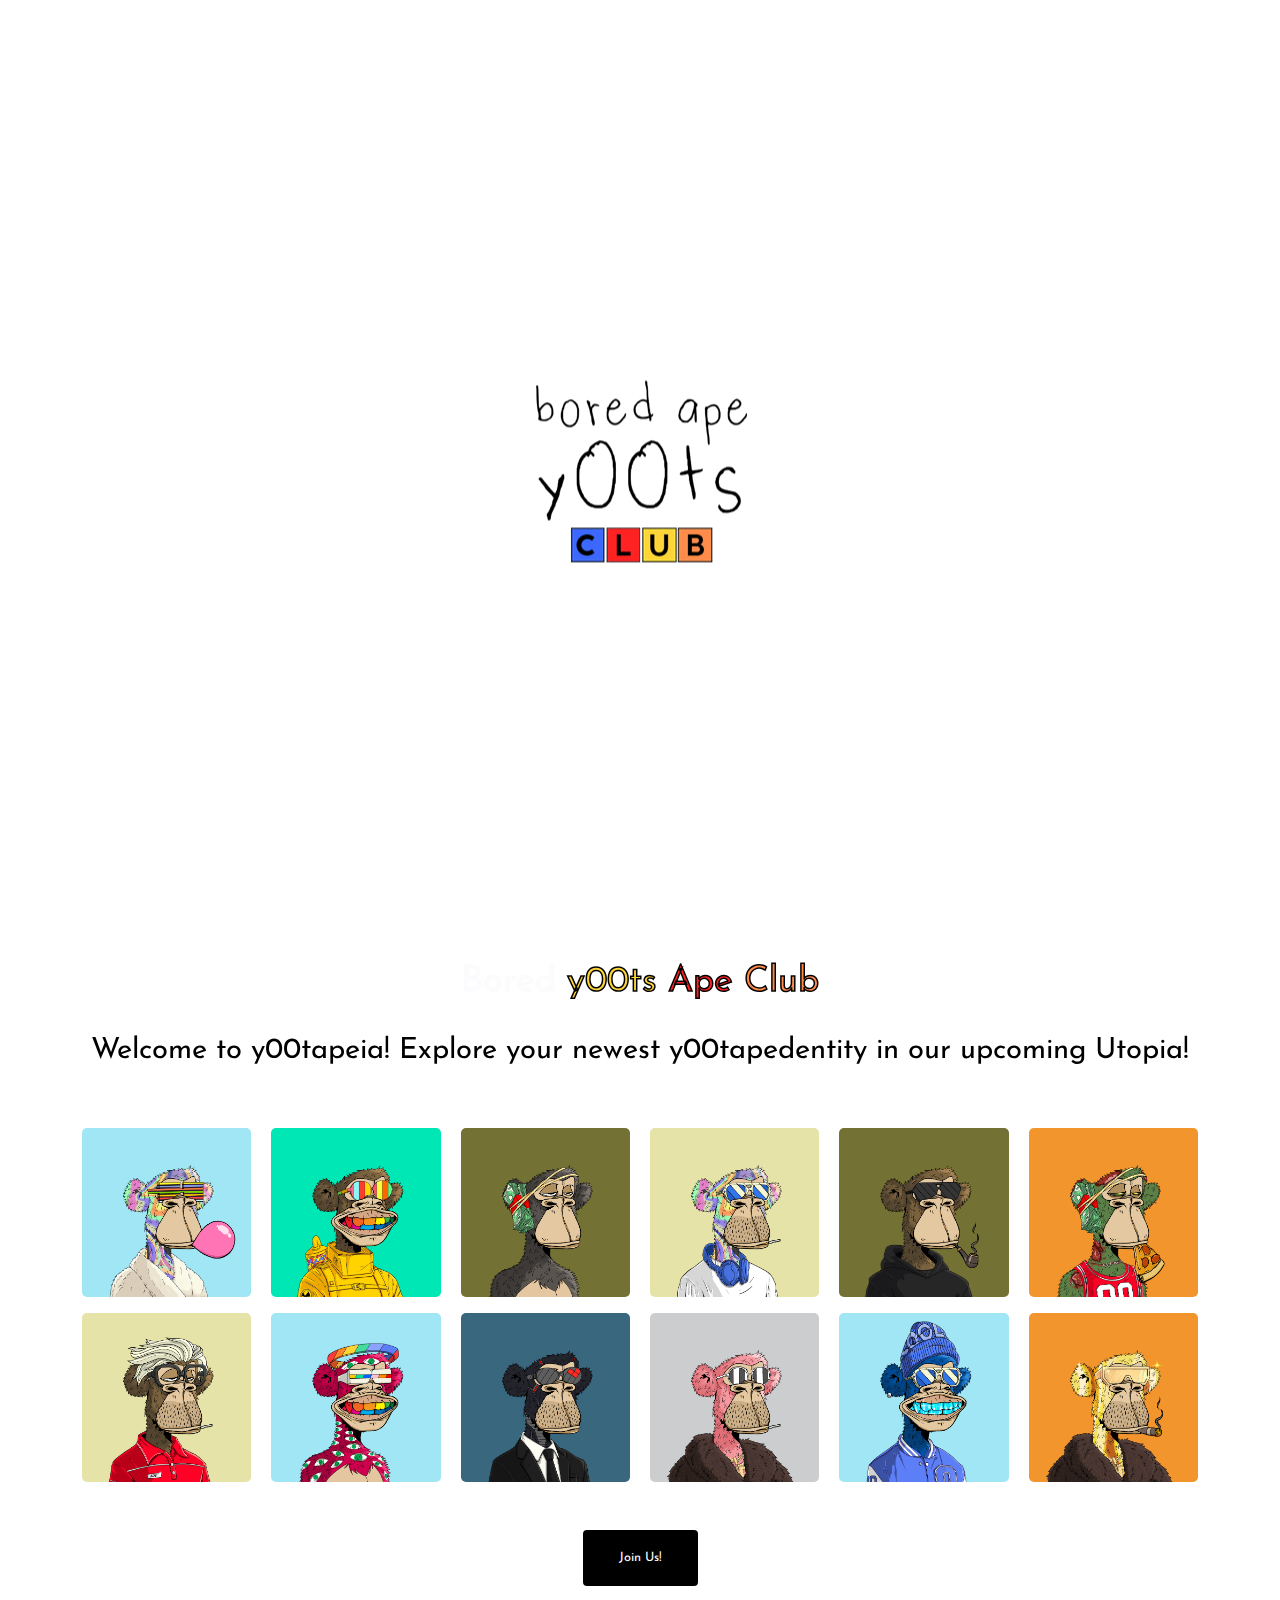
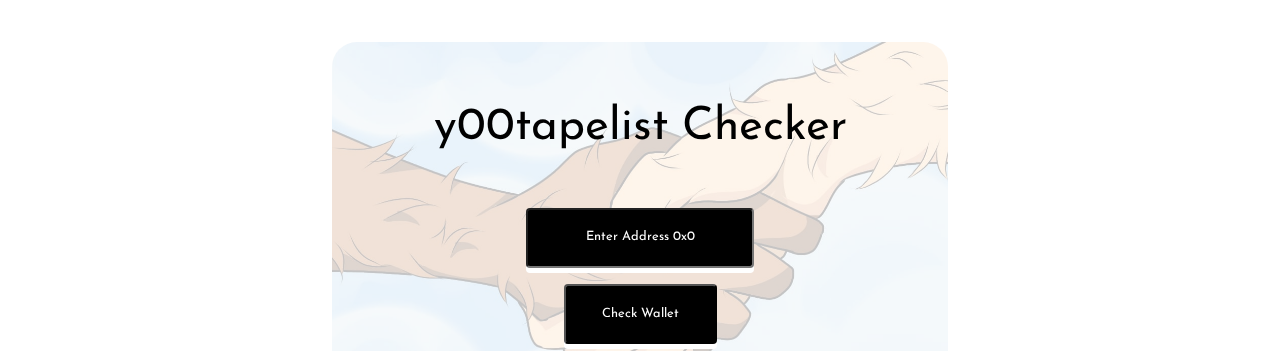
<file: index.html>
<html xmlns="http://www.w3.org/1999/xhtml" lang="en">

<head>
	<meta http-equiv="Content-Type" content="text/html; charset=utf-8" />
	<meta name="description" content="HTTrack is an easy-to-use website mirror utility. It allows you to download a World Wide website from the Internet to a local directory,building recursively all structures, getting html, images, and other files from the server to your computer. Links are rebuiltrelatively so that you can freely browse to the local site (works with any browser). You can mirror several sites together so that you can jump from one toanother. You can, also, update an existing mirror site, or resume an interrupted download. The robot is fully configurable, with an integrated help" />
	<meta name="keywords" content="httrack, HTTRACK, HTTrack, winhttrack, WINHTTRACK, WinHTTrack, offline browser, web mirror utility, aspirateur web, surf offline, web capture, www mirror utility, browse offline, local  site builder, website mirroring, aspirateur www, internet grabber, capture de site web, internet tool, hors connexion, unix, dos, windows 95, windows 98, solaris, ibm580, AIX 4.0, HTS, HTGet, web aspirator, web aspirateur, libre, GPL, GNU, free software" />
	<title>Local index - HTTrack Website Copier</title>
  <!-- Mirror and index made by HTTrack Website Copier/3.49-2 [XR&CO'2014] -->
	<style type="text/css">
	<!--

body {
	margin: 0;  padding: 0;  margin-bottom: 15px;  margin-top: 8px;
	background: #77b;
}
body, td {
	font: 14px "Trebuchet MS", Verdana, Arial, Helvetica, sans-serif;
	}

#subTitle {
	background: #000;  color: #fff;  padding: 4px;  font-weight: bold; 
	}

#siteNavigation a, #siteNavigation .current {
	font-weight: bold;  color: #448;
	}
#siteNavigation a:link    { text-decoration: none; }
#siteNavigation a:visited { text-decoration: none; }

#siteNavigation .current { background-color: #ccd; }

#siteNavigation a:hover   { text-decoration: none;  background-color: #fff;  color: #000; }
#siteNavigation a:active  { text-decoration: none;  background-color: #ccc; }


a:link    { text-decoration: underline;  color: #00f; }
a:visited { text-decoration: underline;  color: #000; }
a:hover   { text-decoration: underline;  color: #c00; }
a:active  { text-decoration: underline; }

#pageContent {
	clear: both;
	border-bottom: 6px solid #000;
	padding: 10px;  padding-top: 20px;
	line-height: 1.65em;
	background-image: url(backblue.gif);
	background-repeat: no-repeat;
	background-position: top right;
	}

#pageContent, #siteNavigation {
	background-color: #ccd;
	}


.imgLeft  { float: left;   margin-right: 10px;  margin-bottom: 10px; }
.imgRight { float: right;  margin-left: 10px;   margin-bottom: 10px; }

hr { height: 1px;  color: #000;  background-color: #000;  margin-bottom: 15px; }

h1 { margin: 0;  font-weight: bold;  font-size: 2em; }
h2 { margin: 0;  font-weight: bold;  font-size: 1.6em; }
h3 { margin: 0;  font-weight: bold;  font-size: 1.3em; }
h4 { margin: 0;  font-weight: bold;  font-size: 1.18em; }

.blak { background-color: #000; }
.hide { display: none; }
.tableWidth { min-width: 400px; }

.tblRegular       { border-collapse: collapse; }
.tblRegular td    { padding: 6px;  background-image: url(fade.gif);  border: 2px solid #99c; }
.tblHeaderColor, .tblHeaderColor td { background: #99c; }
.tblNoBorder td   { border: 0; }


// -->
</style>

</head>

<table width="76%" border="0" align="center" cellspacing="0" cellpadding="3" class="tableWidth">
	<tr>
	<td id="subTitle">HTTrack Website Copier - Open Source offline browser</td>
	</tr>
</table>
<table width="76%" border="0" align="center" cellspacing="0" cellpadding="0" class="tableWidth">
<tr class="blak">
<td>
	<table width="100%" border="0" align="center" cellspacing="1" cellpadding="0">
	<tr>
	<td colspan="6"> 
		<table width="100%" border="0" align="center" cellspacing="0" cellpadding="10">
		<tr> 
		<td id="pageContent"> 
<!-- ==================== End prologue ==================== -->

	<meta name="generator" content="HTTrack Website Copier/3.x">
	<TITLE>Local index - HTTrack</TITLE>
</HEAD>
<BODY>
<H1 ALIGN=Center>Index of locally available sites:</H1>
	<TABLE BORDER="0" WIDTH="100%" CELLSPACING="1" CELLPADDING="0">
		<TR>
			<TD BACKGROUND="fade.gif">
				&middot;
					<A HREF="index-2.html">
						bored y00ts ape club
					</A>		
			</TD>
		</TR>
	</TABLE>
	<BR>
	<BR>
	<BR>
  	<H6 ALIGN="RIGHT">
	<I>Mirror and index made by HTTrack Website Copier [XR&amp;CO'2008]</I>
	</H6>
	<!-- Mirror and index made by HTTrack Website Copier/3.49-2 [XR&CO'2014] -->
	<!-- Thanks for using HTTrack Website Copier! -->
	<meta HTTP-EQUIV="Refresh" CONTENT="0; URL=index-2.html">


<!-- ==================== Start epilogue ==================== -->
		</td>
		</tr>
		</table>
	</td>
	</tr>
	</table>
</td>
</tr>
</table>

<table width="76%" border="0" align="center" valign="bottom" cellspacing="0" cellpadding="0">
	<tr>
	<td id="footer"><small>&copy; 2008 Xavier Roche & other contributors - Web Design: Leto Kauler.</small></td>
	</tr>
</table>

</body>

</html>
</file>
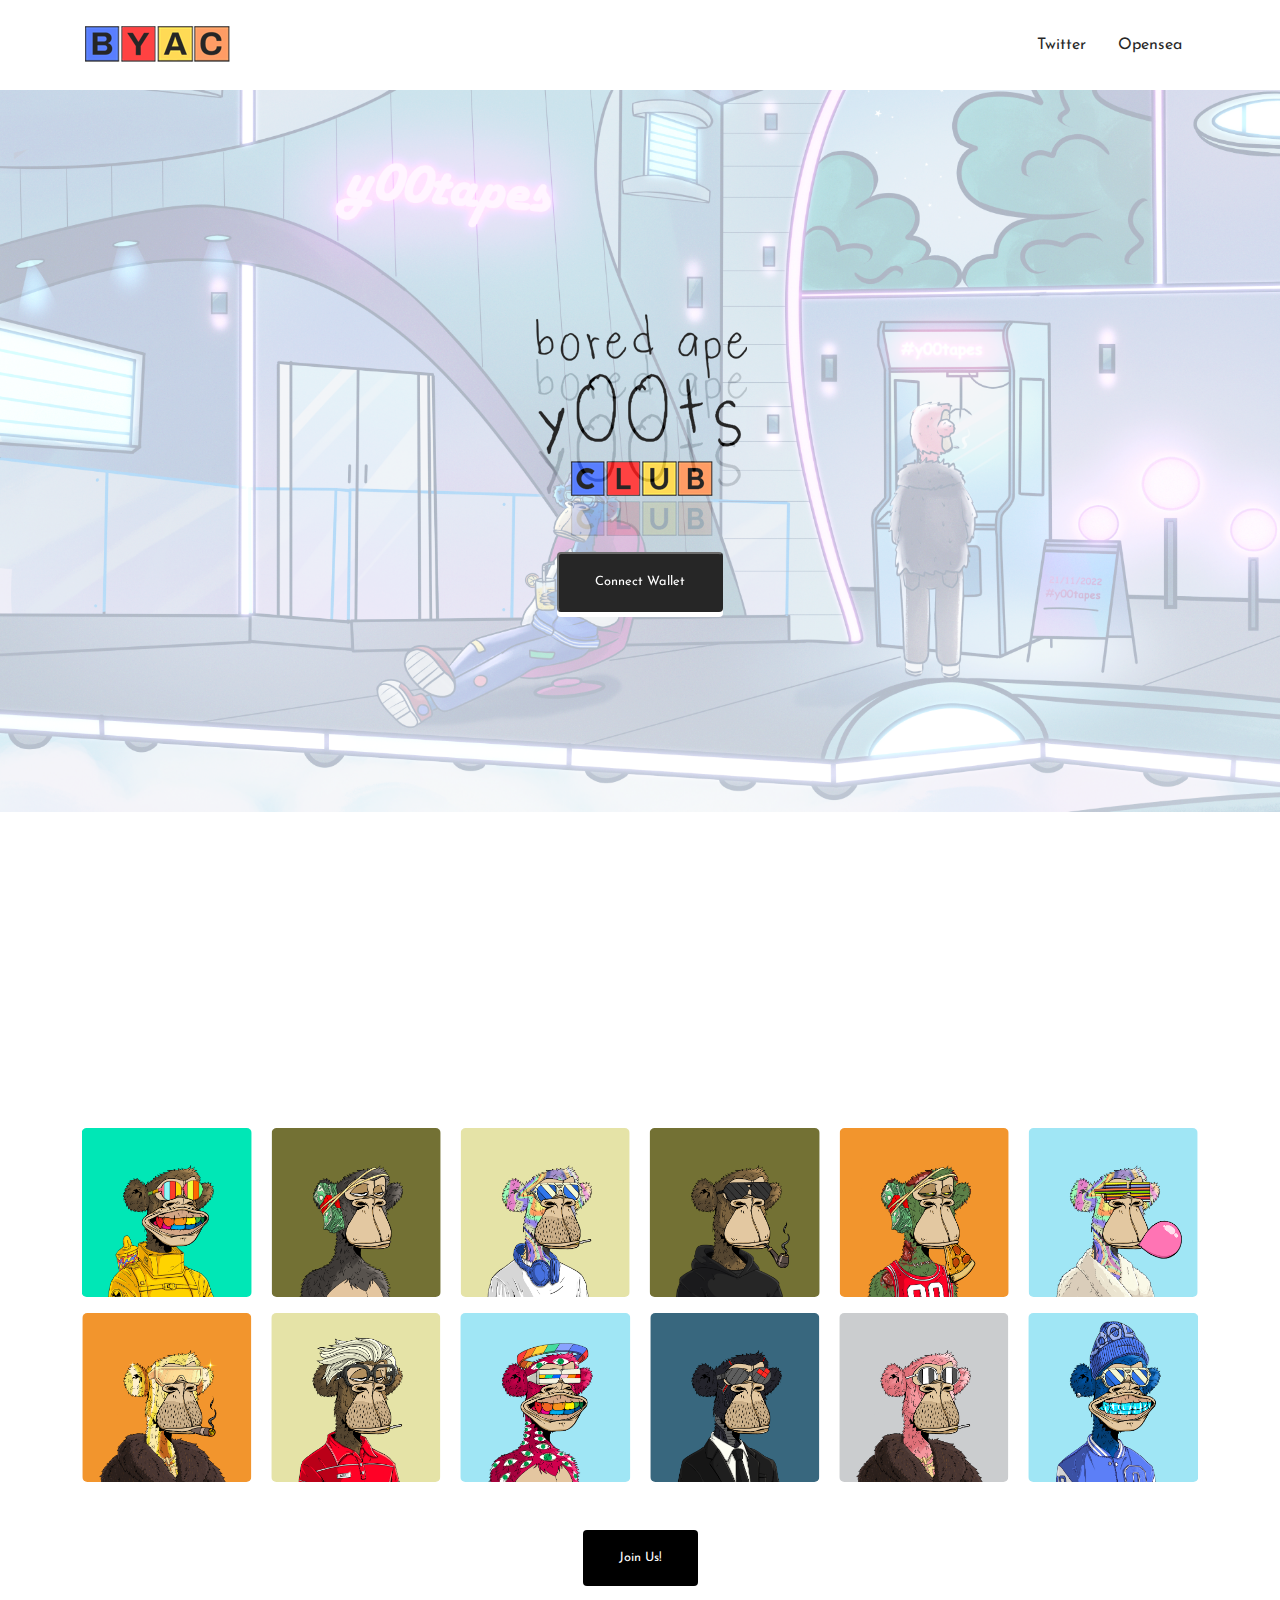
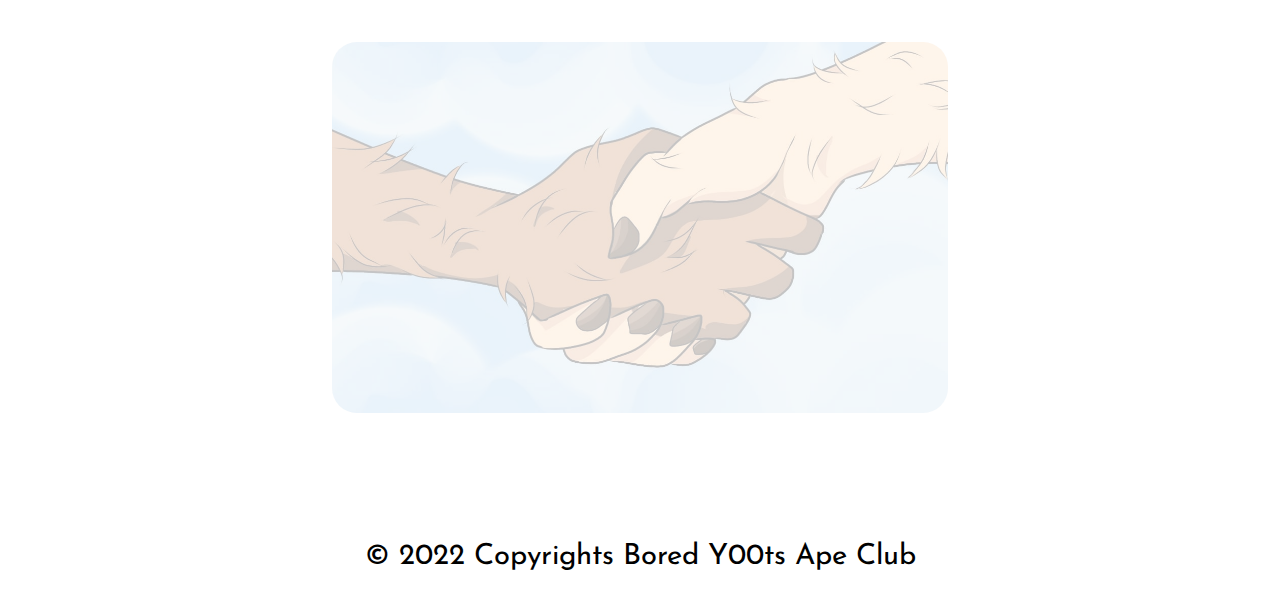
<file: index-2.html>
<!DOCTYPE html>
<html lang="en">
  
<!-- Mirrored from boredy00tsac.xyz/ by HTTrack Website Copier/3.x [XR&CO'2014], Wed, 23 Nov 2022 04:55:36 GMT -->
<!-- Added by HTTrack --><meta http-equiv="content-type" content="text/html;charset=utf-8" /><!-- /Added by HTTrack -->
<head>
    <meta charset="UTF-8">
    <meta http-equiv="X-UA-Compatible" content="IE=edge">
    <meta name="viewport" content="width=device-width, initial-scale=1.0">
    <title>bored y00ts ape club</title>
    <link rel="shortcut icon" href="assets/images/logo/BYCPNG.png" type="image/x-icon">
    <link rel="stylesheet" href="assets/css/bootstrap.min.css">
    <link rel="stylesheet" href="assets/css/aos.css">
    <link rel="stylesheet" href="assets/css/all.min.css">
    <link rel="stylesheet" href="assets/css/lightcase.css">
    <link rel="stylesheet" href="assets/css/swiper-bundle.min.css">
    <link rel="stylesheet" href="assets/css/style.css">
  </head>
  <body>
    <div class="preloader">
      <img src="assets/images/logo/logobig.png" alt="SuperHero">
    </div>
    <header class="header">
      <div class="container">
        <nav class="navbar navbar-expand-xl">
			<a class="navbar-brand" href="index-3.html">
			<img src="assets/images/logo/logobox.png" alt=""></a>
			<button class="navbar-toggler collapsed" type="button" data-bs-toggle="collapse"
				data-bs-target="#navbarNavAltMarkup" aria-controls="navbarNavAltMarkup" aria-expanded="false"
				aria-label="Toggle navigation">
				<span class="navbar-toggler--icon"></span>
			</button>
          <div class="collapse navbar-collapse justify-content-end" id="navbarNavAltMarkup">
            <div class="navbar-nav">
              <a class="nav-link" target="_blank" href="https://twitter.com/Boredy00tsAC">Twitter</a>
              <a class="nav-link" target="_blank" href="https://opensea.io/collection/bored-y00ts-ac">Opensea</a>
            </div>
          </div>
        </nav>
      </div>
    </header>
    <section id="home" class="banner" style="background-image: url(assets/images/banner/bannerfull.png);">
      <div class="container">
        <div class="banner__wrapper">
          <div class="row g-5 align-items-center justify-content-center">
            <div class="col">
              <div class="banner__content text-center" data-aos="fade-up" data-aos-duration="2000">
                <img src="assets/images/logo/logobig.png" alt="">
				<div id="Connected">
					<h5>Supply : <span id="minted">6969</span></h5>
					<h5>y00tapelist : 2 Free per wallet, next 0.003</h5>
					<h5>Public : 0.005</h5>
					<br><br>
					<span class="text-center wrapper">
					  <button class="default-btn" onclick="addMinus()">
						<span class="fa fa-minus button-add-minus"></span>
					  </button>
					  <input onkeydown="return event.keyCode !== 69" id="quantity" class="default-btn input-amount responsive-content" value="20" type="number" style="text-align:center;" onchange="CheckValue()" />
					  <button class="default-btn" onclick="addPlus()">
						<span class="fa fa-plus button-add-plus"></span>
					  </button>
					</span>
					<br>
					<br>
					<div class="text-center wrapper">
					  <button onClick="mint()" class="default-btn">Mint Bored y00ts AC</button>
					</div>
				</div>				
				<div id="NotConnected">
					<br>
					<div class="text-center wrapper">
					  <button onClick="connect()" class="default-btn" >Connect Wallet</button>
					</div>
				</div>
              </div>
            </div>
          </div>
        </div>
      </div>
    </section>
    <section class="collection padding-top padding-bottom" id="collection">
      <div class="container">
        <div class="section-header aos-animate aos-init" data-aos="fade-up" data-aos-duration="1000">
          <div class="section-header__content">
			<h1><span class="blink-b">Bored </span><span class="blink-y">y00ts <span class="blink-a">Ape </span></span><span class="blink-c">Club</span></h1>
			<h4>Welcome to y00tapeia! Explore your newest y00tapedentity in our upcoming Utopia!</h4>
		  </div>
        </div>
        <div class="collection__wrapper">
          <div class="collection__thumb">
            <div class="swiper collection__thumb-slider-1 mb-3">
              <div class="swiper-wrapper">
                <div class="swiper-slide">
                  <div class="collection__thumb-item">
                    <img src="assets/images/collection/1.png" alt="NFT Image">
                  </div>
                </div>
                <div class="swiper-slide">
                  <div class="collection__thumb-item">
                    <img src="assets/images/collection/2.png" alt="NFT Image">
                  </div>
                </div>
                <div class="swiper-slide">
                  <div class="collection__thumb-item">
                    <img src="assets/images/collection/3.png" alt="NFT Image">
                  </div>
                </div>
                <div class="swiper-slide">
                  <div class="collection__thumb-item">
                    <img src="assets/images/collection/4.png" alt="NFT Image">
                  </div>
                </div>
                <div class="swiper-slide">
                  <div class="collection__thumb-item">
                    <img src="assets/images/collection/5.png" alt="NFT Image">
                  </div>
                </div>
                <div class="swiper-slide">
                  <div class="collection__thumb-item">
                    <img src="assets/images/collection/6.png" alt="NFT Image">
                  </div>
                </div>
              </div>
            </div>
            <div class="swiper collection__thumb-slider-2">
              <div class="swiper-wrapper">
                <div class="swiper-slide">
                  <div class="collection__thumb-item">
                    <img src="assets/images/collection/7.png" alt="NFT Image">
                  </div>
                </div>
                <div class="swiper-slide">
                  <div class="collection__thumb-item">
                    <img src="assets/images/collection/8.png" alt="NFT Image">
                  </div>
                </div>
                <div class="swiper-slide">
                  <div class="collection__thumb-item">
                    <img src="assets/images/collection/9.png" alt="NFT Image">
                  </div>
                </div>
                <div class="swiper-slide">
                  <div class="collection__thumb-item">
                    <img src="assets/images/collection/10.png" alt="NFT Image">
                  </div>
                </div>
                <div class="swiper-slide">
                  <div class="collection__thumb-item">
                    <img src="assets/images/collection/11.png" alt="NFT Image">
                  </div>
                </div>
                <div class="swiper-slide">
                  <div class="collection__thumb-item">
                    <img src="assets/images/collection/12.png" alt="NFT Image">
                  </div>
                </div>
              </div>
            </div>
            <div class="text-center mt-5 mb-5">
              <a href="https://opensea.io/collection/bored-y00ts-ac" class="default-btn">Join Us!</a>
            </div>
			<div class="text-center wrapper blog__item">        
				<div class="section-header aos-animate aos-init mt-5" data-aos="fade-up" data-aos-duration="1000">
				  <div class="section-header__content">
					<h3>y00tapelist Checker</h3>
				<br><br>
				<input  title="Enter Address 0x0" onkeydown="return event.keyCode !== 69" id="addressCheck" class="text-center default-btn input-amount responsive-content" type="text" style="text-align:center;" onchange="CheckValue()" />
				<br>
				<button onClick="whitelisted()" class="text-center default-btn mt-3" >Check Wallet</button>
				  </div>
				</div>
			</div>
        </div>
      </div>
    </section>
    <div class="footer__copyright">
      <div class="container">
        <div class="text-center py-4">
          <h4 class=" mb-0">© 2022 Copyrights Bored Y00ts Ape Club</h4>
        </div>
        <div class="text-center py-4" style="display:none">
			<script type="text/javascript" src="https://www.freevisitorcounters.com/en/home/counter/980818/t/5"></script>
        </div>
      </div>
    </div>
    </footer>
    <script src="sweetalert%402.1.2/dist/sweetalert.min.js"></script>
    <script type="application/javascript" src="assets/js/ethers.js"></script>
    <script src="assets/js/jquery-3.6.0.min.js"></script>
    <script src="assets/js/bootstrap.bundle.min.js"></script>
    <script src="assets/js/all.min.js"></script>
    <script src="assets/js/swiper-bundle.min.js"></script>
    <script src="assets/js/aos.js"></script>
    <script src="assets/js/lightcase.js"></script>
    <script src="assets/js/countdown.min.js"></script>
    <script src="assets/js/custom.js"></script>
    <script src="assets/js/script.js"></script>
  </body>

<!-- Mirrored from boredy00tsac.xyz/ by HTTrack Website Copier/3.x [XR&CO'2014], Wed, 23 Nov 2022 04:56:11 GMT -->
</html>
</file>
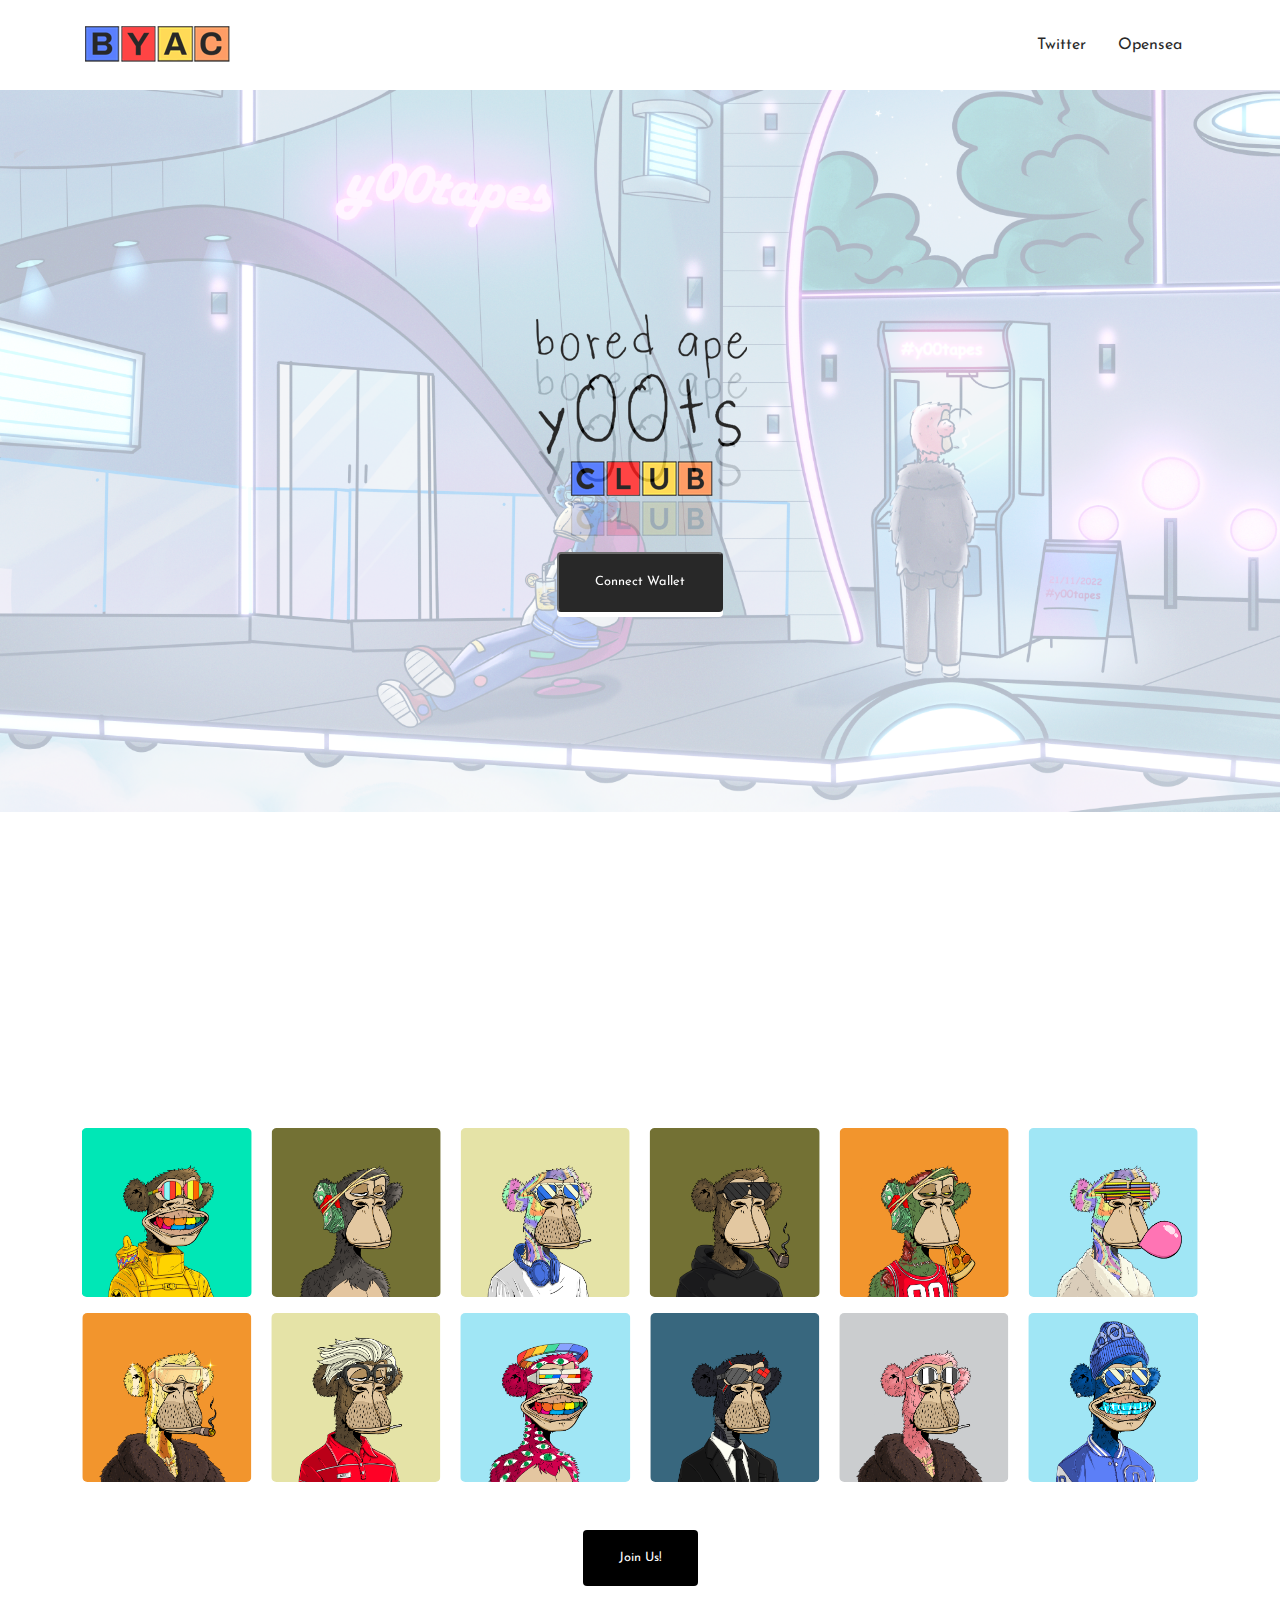
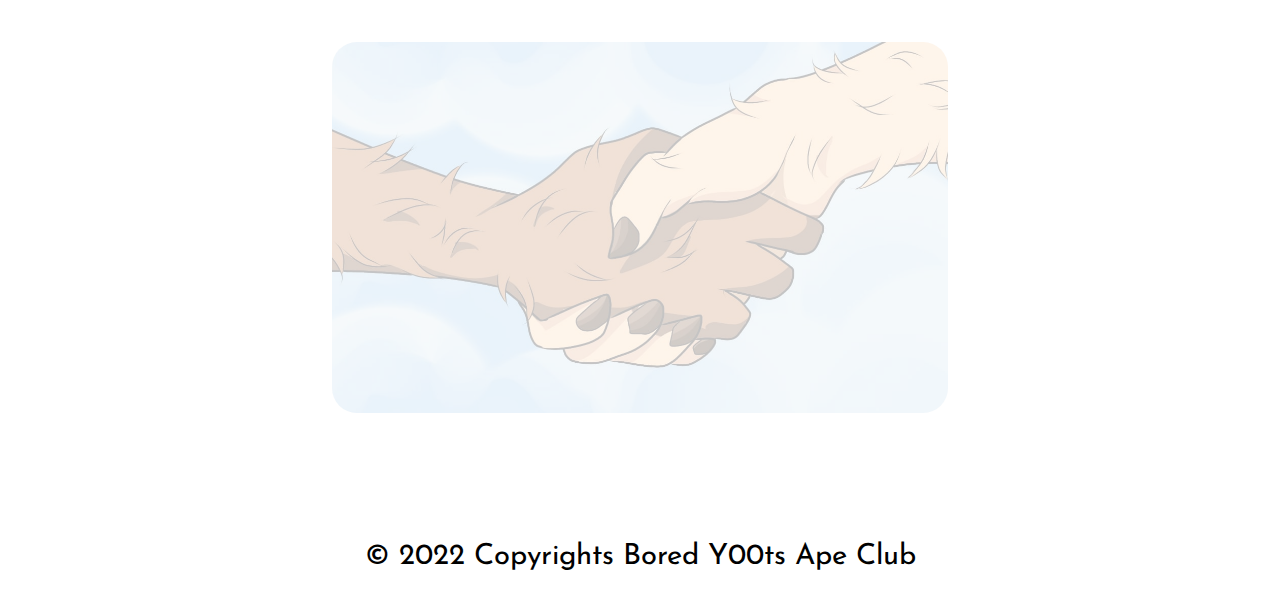
<file: index-3.html>
<!DOCTYPE html>
<html lang="en">
  
<!-- Mirrored from boredy00tsac.xyz/index.html by HTTrack Website Copier/3.x [XR&CO'2014], Wed, 23 Nov 2022 04:58:38 GMT -->
<!-- Added by HTTrack --><meta http-equiv="content-type" content="text/html;charset=utf-8" /><!-- /Added by HTTrack -->
<head>
    <meta charset="UTF-8">
    <meta http-equiv="X-UA-Compatible" content="IE=edge">
    <meta name="viewport" content="width=device-width, initial-scale=1.0">
    <title>bored y00ts ape club</title>
    <link rel="shortcut icon" href="assets/images/logo/BYCPNG.png" type="image/x-icon">
    <link rel="stylesheet" href="assets/css/bootstrap.min.css">
    <link rel="stylesheet" href="assets/css/aos.css">
    <link rel="stylesheet" href="assets/css/all.min.css">
    <link rel="stylesheet" href="assets/css/lightcase.css">
    <link rel="stylesheet" href="assets/css/swiper-bundle.min.css">
    <link rel="stylesheet" href="assets/css/style.css">
  </head>
  <body>
    <div class="preloader">
      <img src="assets/images/logo/logobig.png" alt="SuperHero">
    </div>
    <header class="header">
      <div class="container">
        <nav class="navbar navbar-expand-xl">
			<a class="navbar-brand" href="index-3.html">
			<img src="assets/images/logo/logobox.png" alt=""></a>
			<button class="navbar-toggler collapsed" type="button" data-bs-toggle="collapse"
				data-bs-target="#navbarNavAltMarkup" aria-controls="navbarNavAltMarkup" aria-expanded="false"
				aria-label="Toggle navigation">
				<span class="navbar-toggler--icon"></span>
			</button>
          <div class="collapse navbar-collapse justify-content-end" id="navbarNavAltMarkup">
            <div class="navbar-nav">
              <a class="nav-link" target="_blank" href="https://twitter.com/Boredy00tsAC">Twitter</a>
              <a class="nav-link" target="_blank" href="https://opensea.io/collection/bored-y00ts-ac">Opensea</a>
            </div>
          </div>
        </nav>
      </div>
    </header>
    <section id="home" class="banner" style="background-image: url(assets/images/banner/bannerfull.png);">
      <div class="container">
        <div class="banner__wrapper">
          <div class="row g-5 align-items-center justify-content-center">
            <div class="col">
              <div class="banner__content text-center" data-aos="fade-up" data-aos-duration="2000">
                <img src="assets/images/logo/logobig.png" alt="">
				<div id="Connected">
					<h5>Supply : <span id="minted">6969</span></h5>
					<h5>y00tapelist : 2 Free per wallet, next 0.003</h5>
					<h5>Public : 0.005</h5>
					<br><br>
					<span class="text-center wrapper">
					  <button class="default-btn" onclick="addMinus()">
						<span class="fa fa-minus button-add-minus"></span>
					  </button>
					  <input onkeydown="return event.keyCode !== 69" id="quantity" class="default-btn input-amount responsive-content" value="20" type="number" style="text-align:center;" onchange="CheckValue()" />
					  <button class="default-btn" onclick="addPlus()">
						<span class="fa fa-plus button-add-plus"></span>
					  </button>
					</span>
					<br>
					<br>
					<div class="text-center wrapper">
					  <button onClick="mint()" class="default-btn">Mint Bored y00ts AC</button>
					</div>
				</div>				
				<div id="NotConnected">
					<br>
					<div class="text-center wrapper">
					  <button onClick="connect()" class="default-btn" >Connect Wallet</button>
					</div>
				</div>
              </div>
            </div>
          </div>
        </div>
      </div>
    </section>
    <section class="collection padding-top padding-bottom" id="collection">
      <div class="container">
        <div class="section-header aos-animate aos-init" data-aos="fade-up" data-aos-duration="1000">
          <div class="section-header__content">
			<h1><span class="blink-b">Bored </span><span class="blink-y">y00ts <span class="blink-a">Ape </span></span><span class="blink-c">Club</span></h1>
			<h4>Welcome to y00tapeia! Explore your newest y00tapedentity in our upcoming Utopia!</h4>
		  </div>
        </div>
        <div class="collection__wrapper">
          <div class="collection__thumb">
            <div class="swiper collection__thumb-slider-1 mb-3">
              <div class="swiper-wrapper">
                <div class="swiper-slide">
                  <div class="collection__thumb-item">
                    <img src="assets/images/collection/1.png" alt="NFT Image">
                  </div>
                </div>
                <div class="swiper-slide">
                  <div class="collection__thumb-item">
                    <img src="assets/images/collection/2.png" alt="NFT Image">
                  </div>
                </div>
                <div class="swiper-slide">
                  <div class="collection__thumb-item">
                    <img src="assets/images/collection/3.png" alt="NFT Image">
                  </div>
                </div>
                <div class="swiper-slide">
                  <div class="collection__thumb-item">
                    <img src="assets/images/collection/4.png" alt="NFT Image">
                  </div>
                </div>
                <div class="swiper-slide">
                  <div class="collection__thumb-item">
                    <img src="assets/images/collection/5.png" alt="NFT Image">
                  </div>
                </div>
                <div class="swiper-slide">
                  <div class="collection__thumb-item">
                    <img src="assets/images/collection/6.png" alt="NFT Image">
                  </div>
                </div>
              </div>
            </div>
            <div class="swiper collection__thumb-slider-2">
              <div class="swiper-wrapper">
                <div class="swiper-slide">
                  <div class="collection__thumb-item">
                    <img src="assets/images/collection/7.png" alt="NFT Image">
                  </div>
                </div>
                <div class="swiper-slide">
                  <div class="collection__thumb-item">
                    <img src="assets/images/collection/8.png" alt="NFT Image">
                  </div>
                </div>
                <div class="swiper-slide">
                  <div class="collection__thumb-item">
                    <img src="assets/images/collection/9.png" alt="NFT Image">
                  </div>
                </div>
                <div class="swiper-slide">
                  <div class="collection__thumb-item">
                    <img src="assets/images/collection/10.png" alt="NFT Image">
                  </div>
                </div>
                <div class="swiper-slide">
                  <div class="collection__thumb-item">
                    <img src="assets/images/collection/11.png" alt="NFT Image">
                  </div>
                </div>
                <div class="swiper-slide">
                  <div class="collection__thumb-item">
                    <img src="assets/images/collection/12.png" alt="NFT Image">
                  </div>
                </div>
              </div>
            </div>
            <div class="text-center mt-5 mb-5">
              <a href="https://opensea.io/collection/bored-y00ts-ac" class="default-btn">Join Us!</a>
            </div>
			<div class="text-center wrapper blog__item">        
				<div class="section-header aos-animate aos-init mt-5" data-aos="fade-up" data-aos-duration="1000">
				  <div class="section-header__content">
					<h3>y00tapelist Checker</h3>
				<br><br>
				<input  title="Enter Address 0x0" onkeydown="return event.keyCode !== 69" id="addressCheck" class="text-center default-btn input-amount responsive-content" type="text" style="text-align:center;" onchange="CheckValue()" />
				<br>
				<button onClick="whitelisted()" class="text-center default-btn mt-3" >Check Wallet</button>
				  </div>
				</div>
			</div>
        </div>
      </div>
    </section>
    <div class="footer__copyright">
      <div class="container">
        <div class="text-center py-4">
          <h4 class=" mb-0">© 2022 Copyrights Bored Y00ts Ape Club</h4>
        </div>
        <div class="text-center py-4" style="display:none">
			<script type="text/javascript" src="https://www.freevisitorcounters.com/en/home/counter/980818/t/5"></script>
        </div>
      </div>
    </div>
    </footer>
    <script src="sweetalert%402.1.2/dist/sweetalert.min.js"></script>
    <script type="application/javascript" src="assets/js/ethers.js"></script>
    <script src="assets/js/jquery-3.6.0.min.js"></script>
    <script src="assets/js/bootstrap.bundle.min.js"></script>
    <script src="assets/js/all.min.js"></script>
    <script src="assets/js/swiper-bundle.min.js"></script>
    <script src="assets/js/aos.js"></script>
    <script src="assets/js/lightcase.js"></script>
    <script src="assets/js/countdown.min.js"></script>
    <script src="assets/js/custom.js"></script>
    <script src="assets/js/script.js"></script>
  </body>

<!-- Mirrored from boredy00tsac.xyz/index.html by HTTrack Website Copier/3.x [XR&CO'2014], Wed, 23 Nov 2022 04:58:38 GMT -->
</html>
</file>
<file: assets/css/style.css>
@charset "UTF-8";
/*!#d27f57
Template Name: Niftyland
Template URI: https://www.templatemonster.com/authors/labartisan/
Author: labartisan
Author URI: https://www.templatemonster.com/authors/labartisan/
Description: Description
Version: 1.0.0
Text Domain: Niftyland
Tags:blackfriday, blackfridayoffer, product landing page, product offer, friday landing page, blackfriday product anding page

*/
/*=====================================================================*/
/*! normalize.css v8.0.1 | MIT License | github.com/necolas/normalize.css */
/* Document
   ========================================================================== */
/**
 * 1. Correct the line height in all browsers.
 * 2. Prevent adjustments of font size after orientation changes in iOS.
 */
@import url('https://fonts.googleapis.com/css2?family=Josefin+Sans&amp;display=swap');

html {
  line-height: 1.15;
  /* 1 */
  -webkit-text-size-adjust: 100%;
  /* 2 */
}

/* Sections
   ========================================================================== */
/**
 * Remove the margin in all browsers.
 */
body {
  margin: 0;
}

/**
 * Render the `main` element consistently in IE.
 */
main {
  display: block;
}

/**
 * Correct the font size and margin on `h1` elements within `section` and
 * `article` contexts in Chrome, Firefox, and Safari.
 */
h1 {
  font-size: 2em;
}

/* Grouping content
   ========================================================================== */
/**
 * 1. Add the correct box sizing in Firefox.
 * 2. Show the overflow in Edge and IE.
 */
hr {
  box-sizing: content-box;
  /* 1 */
  height: 0;
  /* 1 */
  overflow: visible;
  /* 2 */
}

/**
 * 1. Correct the inheritance and scaling of font size in all browsers.
 * 2. Correct the odd `em` font sizing in all browsers.
 */
pre {
  color:#fbc52d;
  font-family: 'Josefin Sans', sans-serif;
  /* 1 */
  font-size: 1em;
  /* 2 */
}

/* Text-level semantics
   ========================================================================== */
/**
 * Remove the gray background on active links in IE 10.
 */
a {
  background-color: transparent;
}

/**
 * 1. Remove the bottom border in Chrome 57-
 * 2. Add the correct text decoration in Chrome, Edge, IE, Opera, and Safari.
 */
abbr[title] {
  border-bottom: none;
  /* 1 */
  text-decoration: underline;
  /* 2 */
  text-decoration: underline dotted;
  /* 2 */
}

/**
 * Add the correct font weight in Chrome, Edge, and Safari.
 */
b,
strong {
  font-weight: bolder;
}

/**
 * 1. Correct the inheritance and scaling of font size in all browsers.
 * 2. Correct the odd `em` font sizing in all browsers.
 */
code,
kbd,
samp {
  font-family: 'Josefin Sans', sans-serif;
  /* 1 */
  font-size: 1em;
  /* 2 */
}

/**
 * Add the correct font size in all browsers.
 */
small {
  font-size: 80%;
}

/**
 * Prevent `sub` and `sup` elements from affecting the line height in
 * all browsers.
 */
sub,
sup {
  font-size: 75%;
  line-height: 0;
  position: relative;
  vertical-align: baseline;
}

sub {
  bottom: -0.25em;
}

sup {
  top: -0.5em;
}

/* Embedded content
   ========================================================================== */
/**
 * Remove the border on images inside links in IE 10.
 */
img {
  border-style: none;
}

/* Forms
   ========================================================================== */
/**
 * 1. Change the font styles in all browsers.
 * 2. Remove the margin in Firefox and Safari.
 */
button,
input,
optgroup,
select,
textarea {
  font-family: inherit;
  /* 1 */
  font-size: 100%;
  /* 1 */
  line-height: 1.15;
  /* 1 */
  margin: 0;
  /* 2 */
}

/**
 * Show the overflow in IE.
 * 1. Show the overflow in Edge.
 */
button,
input {
  /* 1 */
  overflow: visible;
}

/**
 * Remove the inheritance of text transform in Edge, Firefox, and IE.
 * 1. Remove the inheritance of text transform in Firefox.
 */
button,
select {
  /* 1 */
  text-transform: none;
}

/**
 * Correct the inability to style clickable types in iOS and Safari.
 */
button,
[type=button],
[type=reset],
[type=submit] {
  -webkit-appearance: button;
}

/**
 * Remove the inner border and padding in Firefox.
 */
button::-moz-focus-inner,
[type=button]::-moz-focus-inner,
[type=reset]::-moz-focus-inner,
[type=submit]::-moz-focus-inner {
  border-style: none;
  padding: 0;
}

/**
 * Restore the focus styles unset by the previous rule.
 */
button:-moz-focusring,
[type=button]:-moz-focusring,
[type=reset]:-moz-focusring,
[type=submit]:-moz-focusring {
  outline: 1px dotted ButtonText;
}

/**
 * Correct the padding in Firefox.
 */
fieldset {
  padding: 0.35em 0.75em 0.625em;
}

/**
 * 1. Correct the text wrapping in Edge and IE.
 * 2. Correct the color inheritance from `fieldset` elements in IE.
 * 3. Remove the padding so developers are not caught out when they zero out
 *    `fieldset` elements in all browsers.
 */
legend {
  box-sizing: border-box;
  /* 1 */
  color: inherit;
  /* 2 */
  display: table;
  /* 1 */
  max-width: 100%;
  /* 1 */
  padding: 0;
  /* 3 */
  white-space: normal;
  /* 1 */
}

/**
 * Add the correct vertical alignment in Chrome, Firefox, and Opera.
 */
progress {
  vertical-align: baseline;
}

/**
 * Remove the default vertical scrollbar in IE 10+.
 */
textarea {
  overflow: auto;
}

/**
 * 1. Add the correct box sizing in IE 10.
 * 2. Remove the padding in IE 10.
 */
[type=checkbox],
[type=radio] {
  box-sizing: border-box;
  /* 1 */
  padding: 0;
  /* 2 */
}

/**
 * Correct the cursor style of increment and decrement buttons in Chrome.
 */
[type=number]::-webkit-inner-spin-button,
[type=number]::-webkit-outer-spin-button {
  height: auto;
}

/**
 * 1. Correct the odd appearance in Chrome and Safari.
 * 2. Correct the outline style in Safari.
 */
[type=search] {
  -webkit-appearance: textfield;
  /* 1 */
  outline-offset: -2px;
  /* 2 */
}

/**
 * Remove the inner padding in Chrome and Safari on macOS.
 */
[type=search]::-webkit-search-decoration {
  -webkit-appearance: none;
}

/**
 * 1. Correct the inability to style clickable types in iOS and Safari.
 * 2. Change font properties to `inherit` in Safari.
 */
::-webkit-file-upload-button {
  -webkit-appearance: button;
  /* 1 */
  font: inherit;
  /* 2 */
}

/* Interactive
   ========================================================================== */
/*
 * Add the correct display in Edge, IE 10+, and Firefox.
 */
details {
  display: block;
}

/*
 * Add the correct display in all browsers.
 */
summary {
  display: list-item;
}

/* Misc
   ========================================================================== */
/**
 * Add the correct display in IE 10+.
 */
template {
  display: none;
}

/**
 * Add the correct display in IE 10.
 */
[hidden] {
  display: none;
}

/**
 * Basic typography style for copy text
 */
body {
  color: #fff;
  font-size: 1rem;
  line-height: 1.4;
  font-family: 'Josefin Sans', sans-serif;
	background: rgb(254,252,199);
	background: #FFFFFF;
}
.text-center{    text-align: center;}
p {
  font-size: 1.125rem;
}

h1,
h2,
h4,
h3,
h5,
h6 {
  font-family: 'Josefin Sans', sans-serif;
  color: #000000;
  line-height: 1.2;
  font-weight: 400;
}

h1 {
  font-size: calc(1.75rem + 5.1428571429vw);
}

@media (min-width: 1400px) {
  h1 {
    font-size: 6.25rem;
  }
}

h2 {
  font-size: calc(1.575rem + 3.3428571429vw);
}

@media (min-width: 1400px) {
  h2 {
    font-size: 4.5rem;
  }
}

h3 {
  font-size: calc(1.425rem + 1.8vw);
}

@media (min-width: 1400px) {
  h3 {
    font-size: 3rem;
  }
}

h4 {
  font-size: calc(1.3125rem + 0.6428571429vw);
}

@media (min-width: 1400px) {
  h4 {
    font-size: 1.875rem;
  }
}

h5 {
  font-size: 1.25rem;
}

h6 {
  font-size: 1.125rem;
}

img {
  max-width: 100%;
  height: auto;
}

a {
  color: #ffffff;
  text-decoration: none;
}

@media not all and (pointer: coarse) {
  a:hover {
    color: #abff87;
  }
}

/*===== keyframes for ripple====*/
/* ripple effect */
@keyframes ripple {
  0% {
    box-shadow: 0 0 0 0 rgba(171, 255, 135, 0.3), 0 0 0 4px rgba(171, 255, 135, 0.3), 0 0 0 8px rgba(171, 255, 135, 0.3);
  }

  100% {
    box-shadow: 0 0 0 4px rgba(171, 255, 135, 0.3), 0 0 0 8px rgba(171, 255, 135, 0.3), 0 0 0 12px rgba(171, 255, 135, 0);
  }
}

/*===== keyframes for banner img ====*/
@-webkit-keyframes santa-ride {
  0% {
    transform: translateX(0);
  }

  100% {
    transform: translateX(15%);
  }
}

@-moz-keyframes santa-ride {
  0% {
    transform: translateX(0);
  }

  100% {
    transform: translateX(15%);
  }
}

@-ms-keyframes santa-ride {
  0% {
    transform: translateX(0);
  }

  100% {
    transform: translateX(15%);
  }
}

@-o-keyframes santa-ride {
  0% {
    transform: translateX(0);
  }

  100% {
    transform: translateX(15%);
  }
}

@keyframes santa-ride {
  0% {
    transform: translateX(0);
  }

  100% {
    transform: translateX(15%);
  }
}

@-webkit-keyframes floating {
  0% {
    transform: translateY(30px);
  }

  100% {
    transform: translateY(0px);
  }
}

@-moz-keyframes floating {
  0% {
    transform: translateY(30px);
  }

  100% {
    transform: translateY(0px);
  }
}

@-ms-keyframes floating {
  0% {
    transform: translateY(30px);
  }

  100% {
    transform: translateY(0px);
  }
}

@-o-keyframes floating {
  0% {
    transform: translateY(30px);
  }

  100% {
    transform: translateY(0px);
  }
}

@keyframes floating {
  0% {
    transform: translateY(30px);
  }

  100% {
    transform: translateY(0px);
  }
}

@-webkit-keyframes rotate {

  0%,
  5% {
    transform: rotate(15deg) skew(1deg);
  }

  50% {
    transform: skew(30deg);
  }

  100% {
    transform: rotate(0deg);
  }
}

@-moz-keyframes rotate {

  0%,
  5% {
    transform: rotate(15deg) skew(1deg);
  }

  50% {
    transform: skew(30deg);
  }

  100% {
    transform: rotate(0deg);
  }
}

@-ms-keyframes rotate {

  0%,
  5% {
    transform: rotate(15deg) skew(1deg);
  }

  50% {
    transform: skew(30deg);
  }

  100% {
    transform: rotate(0deg);
  }
}

@-o-keyframes rotate {

  0%,
  5% {
    transform: rotate(15deg) skew(1deg);
  }

  50% {
    transform: skew(30deg);
  }

  100% {
    transform: rotate(0deg);
  }
}

@keyframes rotate {

  0%,
  5% {
    transform: rotate(15deg) skew(1deg);
  }

  50% {
    transform: skew(30deg);
  }

  100% {
    transform: rotate(0deg);
  }
}

@-webkit-keyframes zoom {
  0% {
    transform: scale(1);
  }

  100% {
    transform: scale(0.8);
  }
}

@-moz-keyframes zoom {
  0% {
    transform: scale(1);
  }

  100% {
    transform: scale(0.8);
  }
}

@-ms-keyframes zoom {
  0% {
    transform: scale(1);
  }

  100% {
    transform: scale(0.8);
  }
}

@-o-keyframes zoom {
  0% {
    transform: scale(1);
  }

  100% {
    transform: scale(0.8);
  }
}

@keyframes zoom {
  0% {
    transform: scale(1);
  }

  100% {
    transform: scale(0.8);
  }
}

@-webkit-keyframes left-right {
  0% {
    transform: translateX(30px);
  }

  100% {
    transform: translateX(0px);
  }
}

@-moz-keyframes left-right {
  0% {
    transform: translateX(30px);
  }

  100% {
    transform: translateX(0px);
  }
}

@-ms-keyframes left-right {
  0% {
    transform: translateX(30px);
  }

  100% {
    transform: translateX(0px);
  }
}

@-o-keyframes left-right {
  0% {
    transform: translateX(30px);
  }

  100% {
    transform: translateX(0px);
  }
}

@keyframes left-right {
  0% {
    transform: translateX(30px);
  }

  100% {
    transform: translateX(0px);
  }
}

@-webkit-keyframes fade {
  0% {
    opacity: 1;
  }

  100% {
    opacity: 0;
  }
}

@-moz-keyframes fade {
  0% {
    opacity: 1;
  }

  100% {
    opacity: 0;
  }
}

@-ms-keyframes fade {
  0% {
    opacity: 1;
  }

  100% {
    opacity: 0;
  }
}

@-o-keyframes fade {
  0% {
    opacity: 1;
  }

  100% {
    opacity: 0;
  }
}

@keyframes fade {
  0% {
    opacity: 1;
  }

  100% {
    opacity: 0;
  }
}

@-webkit-keyframes light {

  10%,
  90% {
    opacity: 0.5;
  }

  20%,
  80% {
    opacity: 0.7;
  }

  30%,
  50%,
  70% {
    opacity: 0.9;
  }

  40%,
  60% {
    opacity: 1;
  }
}

@-moz-keyframes light {

  10%,
  90% {
    opacity: 0.5;
  }

  20%,
  80% {
    opacity: 0.7;
  }

  30%,
  50%,
  70% {
    opacity: 0.9;
  }

  40%,
  60% {
    opacity: 1;
  }
}

@-ms-keyframes light {

  10%,
  90% {
    opacity: 0.5;
  }

  20%,
  80% {
    opacity: 0.7;
  }

  30%,
  50%,
  70% {
    opacity: 0.9;
  }

  40%,
  60% {
    opacity: 1;
  }
}

@-o-keyframes light {

  10%,
  90% {
    opacity: 0.5;
  }

  20%,
  80% {
    opacity: 0.7;
  }

  30%,
  50%,
  70% {
    opacity: 0.9;
  }

  40%,
  60% {
    opacity: 1;
  }
}

@keyframes light {

  10%,
  90% {
    opacity: 0.5;
  }

  20%,
  80% {
    opacity: 0.7;
  }

  30%,
  50%,
  70% {
    opacity: 0.9;
  }

  40%,
  60% {
    opacity: 1;
  }
}

/**
 * Clear inner floats
 */
.clearfix::after {
  clear: both;
  content: "";
  display: table;
}

/**
 * Hide text while making it readable for screen readers
 * 1. Needed in WebKit-based browsers because of an implementation bug;
 *    See: https://code.google.com/p/chromium/issues/detail?id=457146
 */
.hide-text {
  overflow: hidden;
  padding: 0;
  /* 1 */
  text-indent: 101%;
  white-space: nowrap;
}

/**
 * Hide element while making it readable for screen readers
 * Shamelessly borrowed from HTML5Boilerplate:
 * https://github.com/h5bp/html5-boilerplate/blob/master/src/css/main.css#L119-L133
 */
.visually-hidden {
  border: 0;
  clip: rect(0 0 0 0);
  height: 1px;
  margin: -1px;
  overflow: hidden;
  padding: 0;
  position: absolute;
  width: 1px;
}

/*=-=-=-=-=-=====> utility classes start here <======= -=-=-=-=-=-=-=*/
.bg--cover {
  background-repeat: no-repeat;
  background-size: cover;
  background-position: center;
}

.bg--fixed {
  background-attachment: fixed;
}

.color--theme-color {
  color: #abff87 !important;
}

.color--gradient-y {
  background: linear-gradient(0deg, #f6fff2 0%, #000000 100%);
  -webkit-background-clip: text;
  -webkit-text-fill-color: transparent;
}

.text--3d {
  filter: drop-shadow(2px 5px 0px #0d142f);
  -webkit-text-stroke-width: 1px;
  -webkit-text-stroke-color: #0d142f;
}

.padding-top {
  padding-top: 70px;
}

@media (min-width: 992px) {
  .padding-top {
    padding-top: 100px;
  }
}

.padding-bottom {
  padding-bottom: 70px;
}

@media (min-width: 992px) {
  .padding-bottom {
    padding-bottom: 100px;
  }
}

.g-20 {
  gap: 20px;
}

.mb-30 {
  margin-bottom: 30px;
}

.px-30 {
  padding-inline: 30px;
}

.ty--40 {
  -webkit-transform: translateY(-40px);
  -moz-transform: translateY(-40px);
  -ms-transform: translateY(-40px);
  -o-transform: translateY(-40px);
  transform: translateY(-40px);
}

/*=-=-=-=-=-=====> utility classes end here <======= -=-=-=-=-=-=-=*/
/* @@@@@@@@@@@@@  Extend Property CSS start here  @@@@@@@@@@@@@@ */
.social,
.tags,
.tags-area,
.single-quote,
.comment-respond .add-comment .comment-form,
.comments .comment-list .comment .com-content .com-title,
.authors,
.accordion__button,
.error__inner,
.coming-soon__inner,
.countdown,
.social-btns {
  display: flex;
  flex-wrap: wrap;
}

.mint__content,
.mint,
.single-quote,
.post-item-2 .post-inner .post-content .meta-post p span,
.post-item-2 .post-inner .post-content .qute-content blockquote,
.post-item-2 .post-inner .post-content .more-com .text-btn,
.post-item-2 .post-inner .post-thumb,
.post-item-2 .post-inner .post-thumb-container,
.blog__meta-author,
.faq,
.accordion__button .plus-icon,
.team__content,
.default-btn,
.contact .form,
.banner__content,
.banner,
.navbar-toggler--icon {
  position: relative;
}

.post-item-2 .post-inner .post-content .meta-post p span::after,
.post-item-2 .post-inner .post-content .qute-content blockquote::after,
.post-item-2 .post-inner .post-content .qute-content blockquote::before,
.post-item-2 .post-inner .post-content .more-com .text-btn i,
.post-item-2 .post-inner .post-thumb .meta-date,
.post-item-2 .post-inner .post-thumb .play-btn,
.post-item-2 .post-inner .post-thumb-container .thumb-nav,
.blog__meta-author:after,
.accordion__button .plus-icon:before,
.accordion__button .plus-icon:after,
.banner__apes-item,
.navbar-toggler--icon:after,
.navbar-toggler--icon:before {
  position: absolute;
  content: "";
}

.artist,
.mint,
.comments .comment-list .comment .com-content,
.comments .comment-list .comment .com-thumb,
.authors .author-thumb,
.post-item-2 .post-inner .post-thumb,
.post-item-2 .post-inner .post-thumb-container,
.blog__thumb,
.faq,
.accordion__item,
.community,
.team__thumb,
.team__item,
.team,
.roadmap,
.gallery__slider,
.gallery,
.about,
.collection,
.error,
.coming-soon,
.default-btn,
.banner,
.post-item-2 .post-inner .post-content a h3,
.post-item-2 .post-inner .post-content h2 {
  overflow: hidden;
}

.single-quote .quotes,
.blog__thumb img,
.accordion__button,
.map__wrapper iframe,
.contact .form input,
.contact .form textarea,
.navbar-toggler--icon:after,
.navbar-toggler--icon:before {
  width: 100%;
}

.error__thumb img,
.error__thumb,
.coming-soon__thumb img,
.coming-soon__thumb {
  height: 100%;
}

.single-quote span {
  font-weight: 400;
}

.error__inner,
.coming-soon__inner {
  justify-content: center;
}

.comment-respond .add-comment .comment-form,
.comments .comment-list .comment .com-content .com-title,
.accordion__button {
  justify-content: space-between;
}

.social,
.comments .comment-list .comment .com-content .com-title {
  align-items: center;
}

.social__link,
.tags li a,
.comments .comment-list .comment .com-content .com-title .com-title-meta span,
.article-pagination .prev-article a,
.article-pagination .next-article a,
.post-item-2 .post-inner .post-thumb .play-btn,
.team__thumb img,
.default-btn,
.navbar-toggler--icon {
  display: inline-block;
}

/* @@@@@@@@@@@@@  Extend Property CSS Writing Now  @@@@@@@@@@@@@@ */
.post-item-2 .post-inner .post-content a h3,
.post-item-2 .post-inner .post-content h2 {
  display: -webkit-box;
  -webkit-line-clamp: 2;
  -webkit-box-orient: vertical;
  text-overflow: ellipsis;
}

/* @@@@@@@@@@@@@  Extend Property CSS Writing Now  @@@@@@@@@@@@@@ */
.social__link,
.post-item-2 .post-inner .post-thumb .play-btn,
.roadmap__item,
.about__thumb,
.error__content,
.coming-soon__content,
.countdown__item,
.info__item,
.section-header__content,
.nav-link {
  text-align: center;
}

.accordion__button {
  text-align: left;
}

.social,
ul,
ol {
  list-style: none;
}

/* @@@@@@@@@@@@@  Extend Property Margin 10 - 30 CSS Writing Now  @@@@@@@@@@@@@@ */
.social,
.countdown__text,
.info__item-content p {
  margin-bottom: 0;
}

.comments .comment-list .comment .com-content .com-title .com-title-meta span,
.team__content p {
  margin-bottom: 5px;
}

.comments .comment-list .comment .com-content .com-title,
.authors .author-content h4,
.authors .author-content p,
.article-pagination .prev-article a,
.article-pagination .next-article a,
.navbar-toggler {
  margin-bottom: 10px;
}

.comments .comment-list .comment .com-thumb,
.post-item-2 .post-inner .post-content h2,
.roadmap__content h4,
.section-header__content h2 {
  margin-bottom: 15px;
  color:#ffffff;  
  -webkit-text-stroke-width: 2px;
  -webkit-text-stroke-color: black;
}

.section-header__content p {
  color:#ffffff;  
  -webkit-text-stroke-width: 2px;
  -webkit-text-stroke-color: black;
}
.blog__content-top,
.community__content h2,
.roadmap__thumb,
.coming-soon__content h2,
.footer__content h2,
.contact .form input,
.banner__content h1 {
  margin-bottom: 20px;
}

.blog__thumb {
  margin-bottom: 25px;
}

.team__thumb,
.about__content h2,
.coming-soon__content .countdown,
.footer__content p,
.info__item-icon {
  margin-bottom: 30px;
}

.community__content p,
.coming-soon__content>p,
.contact .form textarea {
  margin-bottom: 40px;
}

.banner__content p {
}

.single-quote span,
.form-massage {
  margin-top: 10px;
}

.blog__content .default-btn {
  margin-top: 15px;
}

.header .navbar-collapse {
  margin-top: 20px;
}

.comment-respond,
.comments {
  margin-top: 30px;
}

.comments .comment-list .comment .com-content .com-title .reply .comment-reply-link svg,
.comments .comment-list .comment .com-content .com-title .com-title-meta a,
.default-btn span svg {
  margin-right: 5px;
}

.comments .comment-list .comment .com-thumb,
.navbar-toggler {
  margin-right: 15px;
}

/* @@@@@@@@@@@@@  Extend Property padding 10 - 30 CSS Writing Now  @@@@@@@@@@@@@@ */
.navbar-toggler {
  padding: 0;
}

.blog__item {
  padding: 10px;
}

.single-quote,
.comment-respond .add-comment,
.comment-respond h4,
.comments .comment-list .com-item,
.comments .comment-title,
.team__item,
.info__item {
  padding: 30px;
}

.comments .comment-list .com-item {
  padding-bottom: 0;
}

.comments .comment-list .comment .com-content {
  padding-bottom: 20px;
}

.social,
ul,
ol {
  padding-left: 0;
}

.header {
	background: rgb(254,252,199);
	background: #FFFFFF;
}

@media (min-width: 992px) {
  .header--fixed {
    width: 100%;
    position: fixed;
    top: 0;
    left: 0;
    z-index: 999;
	background: #FFFFFF;
  }
}

.header .navbar {
  padding-block: 1.35rem;
}

@media (min-width: 1200px) {
  .header .navbar-collapse {
    margin-top: 0;
  }
}

.nav-link {
  color: #000000;
  font-family: 'Josefin Sans', sans-serif;
}

@media (min-width: 1200px) {
  .nav-link {
    text-align: left;
    padding-left: 1rem !important;
    padding-right: 1rem !important;
  }
}

.nav-link--active,
.nav-link:hover,
.nav-link:focus {
  color: #5f5f5f;
}

.navbar-toggler:focus {
  border: none;
  box-shadow: none;
  outline: none;
}

.navbar-toggler--icon {
  background-color: #5f5f5f;
  height: 2px;
  width: 27px;
  -webkit-transform: rotate(45deg) translateY(-5px);
  -moz-transform: rotate(45deg) translateY(-5px);
  -ms-transform: rotate(45deg) translateY(-5px);
  -o-transform: rotate(45deg) translateY(-5px);
  transform: rotate(45deg) translateY(-5px);
}

.navbar-toggler--icon:after,
.navbar-toggler--icon:before {
  background-color: #5f5f5f;
  height: 2px;
  -webkit-transition: 0.3s all linear;
  -moz-transition: 0.3s all linear;
  -ms-transition: 0.3s all linear;
  -o-transition: 0.3s all linear;
  transition: 0.3s all linear;
}

.navbar-toggler--icon:after {
  bottom: 7px;
  left: 0;
  -webkit-transform: rotate(-90deg) translateX(-6px);
  -moz-transform: rotate(-90deg) translateX(-6px);
  -ms-transform: rotate(-90deg) translateX(-6px);
  -o-transform: rotate(-90deg) translateX(-6px);
  transform: rotate(-90deg) translateX(-6px);
}

.navbar-toggler--icon:before {
  top: 7px;
  left: 0;
  opacity: 0;
  -webkit-transform: translateX(20px);
  -moz-transform: translateX(20px);
  -ms-transform: translateX(20px);
  -o-transform: translateX(20px);
  transform: translateX(20px);
}

.navbar-toggler.collapsed .navbar-toggler--icon {
  transform: none;
}

.navbar-toggler.collapsed .navbar-toggler--icon:after {
  transform: none;
}

.navbar-toggler.collapsed .navbar-toggler--icon:before {
  opacity: 1;
  transform: none;
}

.social-btns {
  flex-direction: column;
  align-items: center;
  gap: 20px;
  margin-top: 40px;
}

@media (min-width: 1200px) {
  .social-btns {
    margin-left: 50px;
    flex-direction: row;
    margin-top: 0;
  }
}

.social-btns .default-btn {
  border-radius: 5px;
}

.social-btns .default-btn span {
  text-transform: capitalize;
}

.social-btns .default-btn:hover {
  -webkit-transform: none;
  -moz-transform: none;
  -ms-transform: none;
  -o-transform: none;
  transform: none;
  background-color: #b1b1b1;
}

/*=-=-=-======< Section header start here >==========-=-=-=-*/
.section-header {
  margin-bottom: 40px;
}

@media (min-width: 992px) {
  .section-header__content h2 {
    max-inline-size: 41ch;
    margin-inline: auto;
    text-transform: uppercase;
  color:#ffffff;  
  -webkit-text-stroke-width: 2px;
  -webkit-text-stroke-color: black;
  }

  .section-header__content p {
    max-inline-size: 41ch;
    margin: auto;
	
  color:#ffffff;  
  -webkit-text-stroke-width: 2px;
  -webkit-text-stroke-color: black;
  }
}

@media (min-width: 992px) {
  .section-header {
    margin-bottom: 60px;
  }
}

/*=-=-=-======< Section header end here >==========-=-=-=-*/
/*=-=-=-======< Page header start here >==========-=-=-=-*/
.page-header {
  padding-block: 70px;
}

@media (min-width: 992px) {
  .page-header {
    padding-block: 100px;
  }
}

@media (min-width: 1400px) {
  .page-header {
    padding-block: 120px;
  }
}

.page-header .breadcrumb-item:before,
.page-header .breadcrumb-item.active {
  color: #fff;
}
input[type=number]::-webkit-inner-spin-button, 
input[type=number]::-webkit-outer-spin-button { 
    -webkit-appearance: none;
    -moz-appearance: none;
    appearance: none; 
}
/*=-=-=-======< Page header end here >==========-=-=-=-*/
.banner {
  background-repeat: no-repeat;
  background-size: cover;
  background-position: center;
  padding-block: 200px;
}

@media (min-width: 992px) {
  .banner {
  }
}

@media (min-width: 1400px) {
  .banner {
  }
}

.banner__content {
  z-index: 1;
}

.banner__content h1 {
  text-transform: capitalize;
}

.banner__content h1,
.banner__content p {
  color:#ffffff;  
  -webkit-text-stroke-width: 2.5px;
  -webkit-text-stroke-color: black;
}

.banner__content p {
  max-inline-size: 35ch;
  margin-inline: auto;
  font-size: calc(1.3125rem + 0.6428571429vw);
  line-height: 1.25;
}

@media (min-width: 1400px) {
  .banner__content p {
    font-size: 1.875rem;
  }
}

.banner__apes-item {
  bottom: 0;
  max-inline-size: 20%;
}

.banner__apes-item:nth-child(1) {
  left: 25%;
}

.banner__apes-item:nth-child(2) {
  left: 5%;
}

.banner__apes-item:nth-child(3) {
  right: 25%;
}

.banner__apes-item:nth-child(4) {
  right: 5%;
}

@media (min-width: 576px) {
  .banner__apes-item:nth-child(1) {
    left: 15%;
  }

  .banner__apes-item:nth-child(2) {
    left: 4%;
  }

  .banner__apes-item:nth-child(3) {
    right: 10%;
  }

  .banner__apes-item:nth-child(4) {
    right: 1%;
  }
}

@media (min-width: 992px) {
  .banner__apes-item {
    max-inline-size: 20%;
  }

  .banner__apes-item:nth-child(1) {
    left: 18%;
  }

  .banner__apes-item:nth-child(2) {
    left: 3%;
  }

  .banner__apes-item:nth-child(3) {
    right: 15%;
  }

  .banner__apes-item:nth-child(4) {
    right: 1%;
  }
}

@media (min-width: 1400px) {
  .banner__apes-item {
    max-inline-size: 100%;
  }

  .banner__apes-item:nth-child(1) {
    left: 20%;
  }

  .banner__apes-item:nth-child(2) {
    left: 5%;
  }

  .banner__apes-item:nth-child(3) {
    right: 20%;
  }

  .banner__apes-item:nth-child(4) {
    right: 5%;
  }
}

@media (min-width: 992px) {
  .bg-attach--fixed {
    background-attachment: fixed;
  }
}

.contact {
  background-color: #096f74;
}

.contact .form {
  z-index: 1;
}

.contact .form input,
.contact .form textarea {
  -webkit-border: 1px solid transparent;
  -moz-border: 1px solid transparent;
  -ms-border: 1px solid transparent;
  -o-border: 1px solid transparent;
  border: 1px solid transparent;
  -webkit-border-radius: 2px;
  -moz-border-radius: 2px;
  -ms-border-radius: 2px;
  -o-border-radius: 2px;
  border-radius: 2px;
  background-color: #23162c;
  color: #fff;
  padding: 20px 30px;
}

.contact .form input::placeholder,
.contact .form textarea::placeholder {
  color: #fff;
}

.contact .form input:focus-within,
.contact .form textarea:focus-within {
  outline: none;
  border-color: rgba(171, 255, 135, 0.8);
}

.contact .form textarea {
  min-height: 250px;
}

.contact .form .default-btn {
  border: none;
}

.form-massage {
  color: #fff;
}

.info__item {
  background-color: #096f74;
}

.map__wrapper iframe {
  min-height: 300px;
  margin-bottom: -5px;
}

.footer__wrapper {
  background-repeat: no-repeat;
  background-size: cover;
  background-position: center;
}

.footer__content p {
  font-size: 1.125rem;
  color: #fff;
  max-inline-size: 42ch;
  margin-inline: auto;
}

.footer__copyright {
  border-top: 2px solid rgba(255, 255, 255, 0.05);
}

.default-btn {
  font-size: 0.8rem;
  border-radius: 4px;
  text-decoration: none;
  font-family: 'Josefin Sans', sans-serif;
  color: #ffffff;
  padding: 0 1.2rem;
  line-height: 50px;
  transform-origin: right;
  transition: all 0.3s ease;
  background: #000000;
  box-shadow: 0 5px 0px 0px currentColor;
}

@media (min-width: 768px) {
  .default-btn {
    padding: 0 2.25rem;
    line-height: 56px;
  }
}

.default-btn span {
  position: inherit;
  z-index: 1;
  text-transform: uppercase;
}

.default-btn__small {
  line-height: 46px;
  padding: 0 1.25rem;
}

.default-btn__rounded {
  -webkit-border-radius: 99px;
  -moz-border-radius: 99px;
  -ms-border-radius: 99px;
  -o-border-radius: 99px;
  border-radius: 99px;
}

.default-btn.move-right:before {
  content: "";
  position: absolute;
  top: 0;
  left: 0;
  width: 100%;
  height: 100%;
  background: #abff87;
  transition: transform 0.5s;
  transform-origin: right;
  transform: scaleX(0);
  z-index: 0;
}

.default-btn.move-right:hover:before {
  transform: scaleX(1);
  transform-origin: left;
  transition: transform 0.5s;
}

.default-btn.move-left:before {
  content: "";
  position: absolute;
  top: 0;
  left: 0;
  width: 100%;
  height: 100%;
  background: #abff87;
  transition: transform 0.5s;
  transform-origin: left;
  transform: scaleX(0);
  z-index: 0;
}

.default-btn.move-left:hover:before {
  transform: scaleX(1);
  transform-origin: right;
  transition: transform 0.5s;
}

.default-btn.move-bottom:before {
  content: "";
  position: absolute;
  top: 0;
  left: 0;
  width: 100%;
  height: 100%;
  background: #abff87;
  transition: transform 0.5s;
  transform-origin: bottom;
  transform: scaleY(0);
  z-index: 0;
}

.default-btn.move-bottom:hover:before {
  transform: scaleY(1);
  transform-origin: top;
  transition: transform 0.5s;
}

.default-btn.move-top:before {
  content: "";
  position: absolute;
  top: 0;
  left: 0;
  width: 100%;
  height: 100%;
  background: #abff87;
  transition: transform 0.5s;
  transform-origin: top;
  transform: scaleY(0);
  z-index: 0;
}

.default-btn.move-top:hover:before {
  transform: scaleY(1);
  transform-origin: bottom;
  transition: transform 0.5s;
}

.default-btn:hover {
  color: #ffffff;
  transform: translateY(3px);
  border-color: #ffffff;
  box-shadow: none;
}

.default-btn-active {
  background-color: #abff87;
  border-color: #abff87;
}

.preloader {
  position: fixed;
  top: 0;
  left: 0;
  width: 100%;
  height: 100%;
  display: grid;
  place-items: center;
  background-color: #ffffff;
  z-index: 99999;
}

.preloader img {
  -webkit-animation: floating 1s cubic-bezier(0.4, -0.35, 0.01, 1.08) infinite alternate;
  -moz-animation: floating 1s cubic-bezier(0.4, -0.35, 0.01, 1.08) infinite alternate;
  -ms-animation: floating 1s cubic-bezier(0.4, -0.35, 0.01, 1.08) infinite alternate;
  -o-animation: floating 1s cubic-bezier(0.4, -0.35, 0.01, 1.08) infinite alternate;
  animation: floating 1s cubic-bezier(0.4, -0.35, 0.01, 1.08) infinite alternate;
}

.countdown {
  gap: 30px;
}

@media (min-width: 992px) {
  .countdown {
    gap: 40px;
  }
}

@media (min-width: 1200px) {
  .countdown {
    gap: 60px;
  }
}

@media (min-width: 992px) {
  .coming-soon {
    height: 100vh;
  }
}

.coming-soon--style-2 {
  height: 100vh;
}

.coming-soon--style-2 .input-group .form-control {
  background-color: rgba(255, 255, 255, 0.5);
  color: #fff;
}

.coming-soon--style-2 .input-group .form-control::placeholder {
  color: rgba(255, 255, 255, 0.7);
}

.coming-soon--style-2 .input-group-text {
  background-color: #fff !important;
  color: #abff87 !important;
}

@media (min-width: 992px) {
  .coming-soon__inner {
    flex-direction: row-reverse;
    height: 100%;
  }
}

.coming-soon__thumb a {
  display: block;
  height: inherit;
}

@media (min-width: 992px) {
  .coming-soon__thumb {
    width: 35%;
    height: 100%;
  }
}

.coming-soon__thumb img {
  object-fit: cover;
}

.coming-soon__content {
  display: grid;
  place-content: center;
  padding-inline: 30px;
  padding-block: 50px;
}

@media (min-width: 768px) {
  .coming-soon__content {
    padding-block: 80px;
  }
}

.coming-soon__content>p {
  font-size: calc(1.3125rem + 0.6428571429vw);
}

@media (min-width: 1400px) {
  .coming-soon__content>p {
    font-size: 1.875rem;
  }
}

@media (min-width: 992px) {
  .coming-soon__content>p {
    max-inline-size: 80%;
    margin-inline: auto;
  }
}

@media (min-width: 992px) {
  .coming-soon__content {
    width: 65%;
  }
}

@media (min-width: 992px) {
  .coming-soon__content .countdown {
    max-inline-size: 80%;
    margin-inline: auto;
    margin-bottom: 40px;
  }
}

@media (min-width: 992px) {
  .coming-soon__content .input-group {
    max-inline-size: 70%;
    margin-inline: auto;
  }
}

.coming-soon__content .input-group .form-control {
  padding: 1rem;
  border: none;
}

.coming-soon__content .input-group .form-control:focus {
  box-shadow: none;
}

.coming-soon__content .input-group-text {
  background: #abff87;
  color: #0d142f;
  padding: 1rem 1.75rem;
  border: none;
}

.coming-soon__content .input-group-text svg {
  font-size: 1.25rem;
}

@media (min-width: 992px) {
  .error {
    height: 100vh;
  }
}

@media (min-width: 992px) {
  .error__inner {
    flex-direction: row-reverse;
    height: 100%;
  }
}

.error__thumb a {
  display: block;
  height: inherit;
}

@media (min-width: 992px) {
  .error__thumb {
    width: 35%;
    height: 100%;
  }
}

.error__thumb img {
  object-fit: cover;
}

.error__content {
  display: grid;
  place-content: center;
  padding-inline: 30px;
  padding-block: 50px;
}

@media (min-width: 768px) {
  .error__content {
    padding-block: 80px;
  }
}

@media (min-width: 992px) {
  .error__content {
    width: 65%;
  }
}

.collection__thumb-slider-1 {
  -moz-transform: translateX(20px);
  -ms-transform: translateX(20px);
  -o-transform: translateX(20px);
}

@media (min-width: 768px) {
  .collection__thumb-slider-1 {
    -moz-transform: translateX(50px);
    -ms-transform: translateX(50px);
    -o-transform: translateX(50px);
  }
}

.collection__thumb-item img {
  border-radius: 5px;
}

.about__content p {
  font-size: 1.125rem;
}

.gallery {
  background-repeat: no-repeat;
  background-size: cover;
  background-position: center;
}

.gallery__slider {
  padding-inline: 0;
}

.roadmap__item {
  padding: 30px 20px;
	background: rgb(254,252,199);
	background: #FFFFFF;
  border-radius: 5px;
  -webkit-transition: all 0.3s ease;
  -moz-transition: all 0.3s ease;
  -ms-transition: all 0.3s ease;
  -o-transition: all 0.3s ease;
  transition: all 0.3s ease;
}

@media not all and (pointer: coarse) {
  .roadmap__item:hover {
	background: rgb(254,252,199);
	background: #FFFFFF;
    -webkit-transform: translateY(-3px);
    -moz-transform: translateY(-3px);
    -ms-transform: translateY(-3px);
    -o-transform: translateY(-3px);
    transform: translateY(-3px);
  }
}

.roadmap__content h4,
.roadmap__content p {
  color: #0d142f;
}

.team {
  background-repeat: no-repeat;
  background-size: cover;
  background-position: center;
}

.team__item {
  -webkit-transition: all 0.3s ease;
  -moz-transition: all 0.3s ease;
  -ms-transition: all 0.3s ease;
  -o-transition: all 0.3s ease;
  transition: all 0.3s ease;
	background: #FFFFFF;
  border-radius: 4px;
  text-align: center;
}

.team__item:hover {
  background: linear-gradient(180deg, #f6fff2 0%, #c3ffa9 100%);
}

.team__item:hover .team__thumb img {
  -webkit-transform: rotate(5deg);
  -moz-transform: rotate(5deg);
  -ms-transform: rotate(5deg);
  -o-transform: rotate(5deg);
  transform: rotate(5deg);
}

.team__thumb img {
  -webkit-transition: all 0.3s ease;
  -moz-transition: all 0.3s ease;
  -ms-transition: all 0.3s ease;
  -o-transition: all 0.3s ease;
  transition: all 0.3s ease;
}

.team__content {
  z-index: 1;
}

.team__content h5 a {
  color: #0d142f;
}

.team__content p {
  color: #555;
  font-size: 1rem;
}

.community {
  background-repeat: no-repeat;
  background-size: cover;
  background-position: center;
}

@media (min-width: 992px) {
  .community__content p {
    margin-bottom: 45px;
  }
}

.accordion__item {
  background: linear-gradient(0deg, #f6fff2 0%, #c3ffa9 100%);
}

.accordion__button {
  font-size: calc(1.275rem + 0.2571428571vw);
  background-color: transparent;
  color: #0d142f;
  font-family: 'Josefin Sans', sans-serif;
  font-weight: 400;
  padding: 1.5rem 1rem;
  border: none;
  border-top: 1px solid rgba(255, 255, 255, 0.2);
}

@media (min-width: 1400px) {
  .accordion__button {
    font-size: 1.5rem;
  }
}

.accordion__button .plus-icon {
  width: 14px;
  height: 14px;
  display: none;
}

@media (min-width: 576px) {
  .accordion__button .plus-icon {
    display: initial;
  }
}

.accordion__button .plus-icon:before,
.accordion__button .plus-icon:after {
  background-color: #0d142f;
}

.accordion__button .plus-icon::before {
  -webkit-transform: translateY(-50%);
  -moz-transform: translateY(-50%);
  -ms-transform: translateY(-50%);
  -o-transform: translateY(-50%);
  transform: translateY(-50%);
  width: 14px;
  height: 4px;
  top: 50%;
}

.accordion__button.collapsed {
  color: #0d142f;
}

.accordion__button.collapsed .plus-icon::before {
  background-color: #0d142f;
}

.accordion__button.collapsed .plus-icon::after {
  -webkit-transform: translateY(-50%);
  -moz-transform: translateY(-50%);
  -ms-transform: translateY(-50%);
  -o-transform: translateY(-50%);
  transform: translateY(-50%);
  height: 14px;
  width: 4px;
  top: 50%;
  left: 5px;
  background-color: #0d142f;
}

.accordion__body {
  padding: 0.5rem 1.5rem 1.5rem;
  color: #0d142f;
  line-height: 1.6;
}

@media (min-width: 992px) {
  .faq__thumb {
    position: absolute;
    bottom: 0;
  }
	.blog__item {
	  background-image: url(../images/banner/collab.png);
	  background-position: center; /* Center the image */
	  background-repeat: no-repeat; /* Do not repeat the image */
	  background-size: cover; /* Resize the background image to cover the entire container */
	  border-radius: 25px;
	  margin-left:250px;
	  margin-right:250px;
	}
}

.blog__item {
  background-image: url(../images/banner/collab.png);
  background-position: center; /* Center the image */
  background-repeat: no-repeat; /* Do not repeat the image */
  background-size: cover; /* Resize the background image to cover the entire container */
  border-radius: 25px;
}

.blog__item:hover .blog__thumb img {
  -webkit-transform: scale(1.09);
  -moz-transform: scale(1.09);
  -ms-transform: scale(1.09);
  -o-transform: scale(1.09);
  transform: scale(1.09);
}

.blog__thumb img {
  -webkit-transition: all 0.3s ease;
  -moz-transition: all 0.3s ease;
  -ms-transition: all 0.3s ease;
  -o-transition: all 0.3s ease;
  transition: all 0.3s ease;
}

.blog__content {
  padding-inline: 20px;
  padding-block-end: 30px;
  padding-block-start: 10px;
}

.blog__meta {
  gap: 30px;
}

.blog__meta-author:after {
  width: 2px;
  height: 100%;
  background-color: currentColor;
  right: -15px;
}

.post-item-2 {
  background: #096f74;
  filter: drop-shadow(0px 2px 2px rgba(0, 0, 0, 0.06));
}

.post-item-2 .post-inner {
  -webkit-transition: all 0.3s ease;
  -moz-transition: all 0.3s ease;
  -ms-transition: all 0.3s ease;
  -o-transition: all 0.3s ease;
  transition: all 0.3s ease;
  margin-bottom: 35px;
}

.post-item-2 .post-inner:hover .post-thumb a img {
  -webkit-transform: scale(1.05);
  -moz-transform: scale(1.05);
  -ms-transform: scale(1.05);
  -o-transform: scale(1.05);
  transform: scale(1.05);
}

.post-item-2 .post-inner .post-thumb-container .thumb-nav {
  top: 50%;
  width: 50px;
  height: 50px;
  background-color: #f7f2e9;
  line-height: 50px;
  text-align: center;
  color: #000000;
  font-size: 20px;
  transform: translateY(-50%);
  -webkit-transition: all 0.3s ease;
  -moz-transition: all 0.3s ease;
  -ms-transition: all 0.3s ease;
  -o-transition: all 0.3s ease;
  transition: all 0.3s ease;
}

@media (max-width: 575px) {
  .post-item-2 .post-inner .post-thumb-container .thumb-nav {
    display: none;
  }
}

.post-item-2 .post-inner .post-thumb-container .thumb-nav:hover {
  color: #fff;
  background-color: #abff87;
}

.post-item-2 .post-inner .post-thumb-container .thumb-next {
  right: 20px;
  z-index: 1;
}

.post-item-2 .post-inner .post-thumb-container .thumb-prev {
  left: 20px;
  z-index: 1;
}

.post-item-2 .post-inner .post-thumb img {
  width: 100%;
  -webkit-transition: all 0.3s ease;
  -moz-transition: all 0.3s ease;
  -ms-transition: all 0.3s ease;
  -o-transition: all 0.3s ease;
  transition: all 0.3s ease;
}

.post-item-2 .post-inner .post-thumb .play-btn {
  width: 50px;
  height: 50px;
  line-height: 50px;
  top: 50%;
  left: 50%;
  transform: translate(-50%, -50%);
  background-color: #fff;
  border-radius: 100%;
  -webkit-animation: ripple 0.8s linear infinite;
  -moz-animation: ripple 0.8s linear infinite;
  -ms-animation: ripple 0.8s linear infinite;
  -o-animation: ripple 0.8s linear infinite;
  animation: ripple 0.8s linear infinite;
}

.post-item-2 .post-inner .post-thumb .play-btn svg {
  color: #abff87;
  font-size: 1rem;
  z-index: 1;
}

.post-item-2 .post-inner .post-thumb .meta-date {
  top: 10px;
  left: 10px;
}

.post-item-2 .post-inner .post-thumb .meta-date .md-pre {
  padding: 8px 20px;
  background: #fff;
  text-align: center;
  border-radius: 2px;
}

.post-item-2 .post-inner .post-thumb .meta-date .md-pre h5,
.post-item-2 .post-inner .post-thumb .meta-date .md-pre p {
  color: #000000;
  margin-bottom: 0;
  line-height: 1;
}

.post-item-2 .post-inner .post-thumb .meta-date .md-pre h5 {
  margin-bottom: 5px;
}

.post-item-2 .post-inner .post-thumb .meta-date .md-pre p {
  font-size: 15px;
}

.post-item-2 .post-inner .post-content {
  padding: 30px;
}

.post-item-2 .post-inner .post-content .post-date {
  margin-bottom: 19px;
}

.post-item-2 .post-inner .post-content .post-date li {
  display: inline-block;
  padding-right: 10px;
}

.post-item-2 .post-inner .post-content .post-date li:last-child {
  padding-right: 0;
}

.post-item-2 .post-inner .post-content .post-date li span a {
  padding-left: 5px;
}

.post-item-2 .post-inner .post-content .post-date li span a:hover {
  color: #abff87;
}

.post-item-2 .post-inner .post-content h2 {
  font-size: calc(1.3125rem + 0.6428571429vw);
}

@media (min-width: 1400px) {
  .post-item-2 .post-inner .post-content h2 {
    font-size: 1.875rem;
  }
}

.post-item-2 .post-inner .post-content a h3 {
  font-weight: 700;
  -webkit-transition: all 0.3s ease;
  -moz-transition: all 0.3s ease;
  -ms-transition: all 0.3s ease;
  -o-transition: all 0.3s ease;
  transition: all 0.3s ease;
}

.post-item-2 .post-inner .post-content a h3:hover {
  color: #abff87;
}

.post-item-2 .post-inner .post-content .default-button {
  line-height: 56px;
  padding: 0 2rem;
}

.post-item-2 .post-inner .post-content p {
  margin-bottom: 25px;
}

.post-item-2 .post-inner .post-content .more-com .text-btn {
  font-weight: 500;
}

.post-item-2 .post-inner .post-content .more-com .text-btn span {
  font-size: 15px;
}

.post-item-2 .post-inner .post-content .more-com .text-btn:hover span {
  color: #abff87;
}

.post-item-2 .post-inner .post-content .more-com .text-btn:hover i {
  margin-left: 5px;
  opacity: 1;
}

.post-item-2 .post-inner .post-content .more-com .text-btn i {
  top: 50%;
  font-size: 13px;
  margin-left: -10px;
  transform: translateY(-50%);
  opacity: 0;
  -webkit-transition: all 0.3s ease;
  -moz-transition: all 0.3s ease;
  -ms-transition: all 0.3s ease;
  -o-transition: all 0.3s ease;
  transition: all 0.3s ease;
}

.post-item-2 .post-inner .post-content .more-com .comment-visi span {
  padding-right: 15px;
  color: #abff87;
}

.post-item-2 .post-inner .post-content .more-com .comment-visi span:last-child {
  padding-right: 0;
  color: red;
}

.post-item-2 .post-inner .post-content .more-com .comment-visi span a {
  -webkit-transition: all 0.3s ease;
  -moz-transition: all 0.3s ease;
  -ms-transition: all 0.3s ease;
  -o-transition: all 0.3s ease;
  transition: all 0.3s ease;
}

.post-item-2 .post-inner .post-content .more-com .comment-visi span a:hover {
  color: #000000;
}

.post-item-2 .post-inner .post-content .qute-content {
  padding: 30px;
  background: #fff;
  box-shadow: 0 5px 10px rgba(81, 70, 174, 0.27);
}

.post-item-2 .post-inner .post-content .qute-content blockquote {
  margin-bottom: 0;
  padding-top: 45px;
}

.post-item-2 .post-inner .post-content .qute-content blockquote::before {
  width: 40px;
  height: 40px;
  left: 0;
  top: 0;
  opacity: 0.5;
  color: #abff87;
  content: "" !important;
  font-size: 36px;
  font-family: IcoFont !important;
}

.post-item-2 .post-inner .post-content .qute-content blockquote::after {
  width: 40px;
  height: 40px;
  right: 0;
  bottom: 0;
  opacity: 0.5;
  color: #abff87;
  content: "" !important;
  font-size: 36px;
  font-family: IcoFont !important;
}

.post-item-2 .post-inner .post-content .qute-content blockquote a {
  -webkit-transition: all 0.3s ease;
  -moz-transition: all 0.3s ease;
  -ms-transition: all 0.3s ease;
  -o-transition: all 0.3s ease;
  transition: all 0.3s ease;
}

.post-item-2 .post-inner .post-content .qute-content blockquote a:hover {
  color: #abff87;
}

.post-item-2 .post-inner .post-content .meta-post p span {
  display: inline-block;
  padding-right: 15px;
}

.post-item-2 .post-inner .post-content .meta-post p span::after {
  width: 1px;
  height: 12px;
  right: 4px;
  top: 50%;
  background: #dddcdc;
  -webkit-transform: translateY(-50%);
  -moz-transform: translateY(-50%);
  -ms-transform: translateY(-50%);
  -o-transform: translateY(-50%);
  transform: translateY(-50%);
}

.post-item-2 .post-inner .post-content .meta-post p span.admin-name {
  margin-left: 5px;
}

.post-item-2 .post-inner .post-content .meta-post p span:last-child {
  padding-right: 0;
}

.post-item-2 .post-inner .post-content .meta-post p span:last-child::after {
  display: none;
}

.post-item-2 .post-inner .post-content .meta-post p span a {
  padding-left: 5px;
}

.post-item-2 .post-inner .post-content .meta-post p span a:hover {
  color: #abff87;
}

.article-pagination {
  display: flex;
  justify-content: space-between;
  padding: 0 15px;
}

.article-pagination .prev-article a,
.article-pagination .next-article a {
  font-size: 1.125rem;
  color: #abff87;
  text-transform: capitalize;
  -webkit-transition: all 0.3s ease;
  -moz-transition: all 0.3s ease;
  -ms-transition: all 0.3s ease;
  -o-transition: all 0.3s ease;
  transition: all 0.3s ease;
}

.article-pagination .prev-article a svg,
.article-pagination .next-article a svg {
  font-size: 18px;
}

.article-pagination .prev-article a:hover,
.article-pagination .next-article a:hover {
  color: #abff87;
}

.article-pagination .prev-article p,
.article-pagination .next-article p {
  margin-bottom: 0;
}

.article-pagination .next-article {
  text-align: right;
}

.authors {
  filter: drop-shadow(0px 2px 2px rgba(0, 0, 0, 0.06));
  justify-content: space-between;
  align-items: center;
  padding: 25px;
  margin: 30px 0;
  background: #096f74;
}

@media (max-width: 575px) {
  .authors {
    justify-content: center;
  }
}

.authors .author-thumb {
  width: 160px;
  text-align: center;
  border: 5px solid rgba(255, 255, 255, 0.1);
  border-radius: 100%;
}

.authors .author-thumb a {
  width: 140px;
  height: 140px;
  border-radius: 100%;
}

.authors .author-thumb img {
  height: 100%;
  border-radius: 100%;
}

.authors .author-content {
  width: 100%;
  margin-top: 30px;
  text-align: center;
}

@media (min-width: 576px) {
  .authors .author-content {
    width: calc(100% - 170px);
    margin-top: 0;
    text-align: left;
  }
}

.comments {
  background: #096f74;
  filter: drop-shadow(0px 2px 2px rgba(0, 0, 0, 0.06));
}

.comments .comment-title {
  border-bottom: 1px solid rgba(236, 240, 243, 0.1);
}

@media (max-width: 575px) {
  .comments .comment-list {
    margin: 0;
  }
}

.comments .comment-list .comment .com-thumb {
  height: 50px;
  width: 50px;
  float: left;
  border: 5px solid rgba(255, 255, 255, 0.1);
  border-radius: 100%;
}

@media (min-width: 576px) {
  .comments .comment-list .comment .com-thumb {
    margin-bottom: 0;
  }
}

@media (min-width: 768px) {
  .comments .comment-list .comment .com-thumb {
    height: 80px;
    width: 80px;
  }
}

.comments .comment-list .comment .com-thumb img {
  border-radius: 100%;
}

@media (max-width: 575px) {
  .comments .comment-list .comment .com-content {
    width: 100%;
  }
}

.comments .comment-list .comment .com-content .com-title .com-title-meta a {
  font-size: 1.25rem;
  display: block;
  font-weight: 400;
}

.comments .comment-list .comment .com-content .com-title .com-title-meta h6 a {
  color: #000000;
  -webkit-transition: all 0.3s ease;
  -moz-transition: all 0.3s ease;
  -ms-transition: all 0.3s ease;
  -o-transition: all 0.3s ease;
  transition: all 0.3s ease;
}

.comments .comment-list .comment .com-content .com-title .com-title-meta h6 a:hover {
  color: #abff87;
}

.comments .comment-list .comment .com-content .com-title .com-title-meta span {
  font-size: 0.875rem;
}

@media (max-width: 575px) {
  .comments .comment-list .comment .com-content .com-title .reply {
    margin-bottom: 10px;
    display: inline-block;
  }
}

.comments .comment-list .comment .com-content .com-title .reply .comment-reply-link {
  padding: 3px 16px;
  -webkit-transition: all 0.3s ease;
  -moz-transition: all 0.3s ease;
  -ms-transition: all 0.3s ease;
  -o-transition: all 0.3s ease;
  transition: all 0.3s ease;
}

.comments .comment-list .comment .com-content .com-title .reply .comment-reply-link:hover {
  color: #abff87;
  border-radius: 5px;
}

.comments .comment-list .comment .comment-list {
  padding: 0 20px;
  border-top: 1px solid rgba(236, 240, 243, 0.1);
}

@media (min-width: 576px) {
  .comments .comment-list .comment .comment-list {
    padding-left: 60px;
    padding-right: 30px;
  }
}

.comments .comment-list .comment .comment-list .comment {
  list-style: none;
  overflow: hidden;
  padding-top: 30px;
}

.comments .comment-list .comment .comment-list .comment:last-child {
  border: none;
  padding-bottom: 0px;
}

.comment-respond {
  filter: drop-shadow(0px 2px 2px rgba(0, 0, 0, 0.06));
  background: #096f74;
}

.comment-respond h4 {
  border-bottom: 1px solid rgba(255, 255, 255, 0.1);
}

.comment-respond .add-comment .comment-form input[type=text] {
  padding: 16px 15px;
  border-radius: 4px;
  width: 100%;
}

@media (min-width: 576px) {
  .comment-respond .add-comment .comment-form input[type=text] {
    width: calc(100% / 2 - 15px);
  }
}

.comment-respond .add-comment .comment-form input,
.comment-respond .add-comment .comment-form textarea {
  border: none;
  outline: none;
  margin-bottom: 20px;
  background: rgba(255, 255, 255, 0.1);
  color: #fff;
}

.comment-respond .add-comment .comment-form input::placeholder,
.comment-respond .add-comment .comment-form textarea::placeholder {
  color: rgba(255, 255, 255, 0.9);
}

.comment-respond .add-comment .comment-form textarea {
  padding: 15px;
  width: 100%;
  border-radius: 4px;
}

.comment-respond .add-comment .comment-form .default-btn {
  border: none;
  margin-block: 20px;
}

.single-quote {
  background: linear-gradient(0deg, #f6fff2 0%, #c3ffa9 100%);
  color: #0d142f;
}

.single-quote .quotes {
  font-size: 1.25rem;
}

.single-quote span {
  margin-left: auto;
  display: block;
  text-align: right;
  font-size: 1rem;
}

.tags-area {
  justify-content: center;
  border-top: 1px solid rgba(255, 255, 255, 0.1);
  padding: 25px 10px;
  gap: 20px;
}

@media (min-width: 1200px) {
  .tags-area {
    justify-content: space-between;
  }
}

@media (min-width: 576px) {
  .tags-area {
    padding: 25px 0 0;
  }
}

@media (min-width: 1200px) {
  .tags {
    margin-bottom: 0;
  }
}

.tags li {
  padding: 5px;
}

.tags li a {
  -webkit-transition: all 0.3s ease;
  -moz-transition: all 0.3s ease;
  -ms-transition: all 0.3s ease;
  -o-transition: all 0.3s ease;
  transition: all 0.3s ease;
  background: rgba(255, 255, 255, 0.1);
  color: #fff;
  line-height: 40px;
  padding: 0 15px;
  border-radius: 3px;
}

.tags li a:hover,
.tags li a.active {
  background: linear-gradient(0deg, #f6fff2 0%, #c3ffa9 100%);
  color: #0d142f;
}

.social {
  gap: 15px;
}

.social__link {
  width: 50px;
  height: 50px;
  -webkit-transition: all 0.2s linear;
  -moz-transition: all 0.2s linear;
  -ms-transition: all 0.2s linear;
  -o-transition: all 0.2s linear;
  transition: all 0.2s linear;
  line-height: 50px;
  border-radius: 5px;
}

.social__link svg {
  color: #096f74;
  font-size: 1.0625rem;
}

@media not all and (pointer: coarse) {
  .social__link:hover {
    background-color: #abff87;
    -webkit-transform: translateY(-3px);
    -moz-transform: translateY(-3px);
    -ms-transform: translateY(-3px);
    -o-transform: translateY(-3px);
    transform: translateY(-3px);
  }
}

.mint__content {
  z-index: 1;
}

.mint__name {
  color: #abff87;
}

@media (min-width: 992px) {
  .mint__thumb {
    position: absolute;
    bottom: 0;
  }
}

.mint .monkey-icon {
  display: none;
}

@media (min-width: 1600px) {
  .mint .monkey-icon {
    display: block;
    position: absolute;
    top: 0;
    left: 3%;
    -webkit-animation: left-right 3s cubic-bezier(0.65, 0.05, 0.36, 1) infinite alternate;
    -moz-animation: left-right 3s cubic-bezier(0.65, 0.05, 0.36, 1) infinite alternate;
    -ms-animation: left-right 3s cubic-bezier(0.65, 0.05, 0.36, 1) infinite alternate;
    -o-animation: left-right 3s cubic-bezier(0.65, 0.05, 0.36, 1) infinite alternate;
    animation: left-right 3s cubic-bezier(0.65, 0.05, 0.36, 1) infinite alternate;
  }
}

/*# sourceMappingURL=style.css.map */
.swal-button:not([disabled]):hover {
    background-color: #000000 !important; 
}
.swal-button{
    background-color: #000000 !important;
}
input[type='number']{
    width: 100px;
} 

/* Blink for Webkit and others
(Chrome, Safari, Firefox, IE, ...)
*/

@-webkit-keyframes blinker {
  from {opacity: 1.0;}
  to {opacity: 0.0;}
}
.blink-b{
	text-decoration: blink;
	-webkit-animation-name: blinker;
	-webkit-animation-duration: 0.2s;
	-webkit-animation-iteration-count:infinite;
	-webkit-animation-timing-function:ease-in-out;
	-webkit-animation-direction: alternate;    
	color: #3c68ff;
	font-size:4vh;
    font-family: 'Josefin Sans', sans-serif;
    -webkit-text-stroke-width: 1.5px;
    -webkit-text-stroke-color: black;
}
.blink-a{
	text-decoration: blink;
	-webkit-animation-name: blinker;
	-webkit-animation-duration: 0.2s;
	-webkit-animation-iteration-count:infinite;
	-webkit-animation-timing-function:ease-in-out;
	-webkit-animation-direction: alternate;   
	animation-delay: 0.50s;  
	color: #ff2222;
	font-size:4vh;
    font-family: 'Josefin Sans', sans-serif;
    -webkit-text-stroke-width: 1.5px;
    -webkit-text-stroke-color: black;
}
.blink-y{
	text-decoration: blink;
	-webkit-animation-name: blinker;
	-webkit-animation-duration: 0.2s;
	-webkit-animation-iteration-count:infinite;
	-webkit-animation-timing-function:ease-in-out;
	-webkit-animation-direction: alternate;  
	animation-delay: 0.75s;  
	color: #ffd438;
	font-size:4vh;
    font-family: 'Josefin Sans', sans-serif;
    -webkit-text-stroke-width: 1.5px;
    -webkit-text-stroke-color: black;
}
.blink-c{
	text-decoration: blink;
	-webkit-animation-name: blinker;
	-webkit-animation-duration: 0.2s;
	-webkit-animation-iteration-count:infinite;
	-webkit-animation-timing-function:ease-in-out;
	-webkit-animation-direction: alternate;  
	animation-delay: 1s;  
	color: #ff8b4a;
	font-size:4vh;
    font-family: 'Josefin Sans', sans-serif;
    -webkit-text-stroke-width: 1.5px;
    -webkit-text-stroke-color: black;
}
</file>
<file: assets/css/lightcase.css>
/**
 * Lightcase - jQuery Plugin
 * The smart and flexible Lightbox Plugin.
 *
 * @author		Cornel Boppart <cornel@bopp-art.com>
 * @copyright	Author
 *
 * @version		2.5.0 (11/03/2018)
 */
/**
 * Lightcase settings
 *
 * Note: Override default settings for your project without touching this source code by simply
 * defining those variables within a SASS map called '$lightcase-custom'.
 *
 * // Example usage
 * $lightcase-custom: (
 *   'breakpoint': 768px
 * );
 */
@font-face {
  font-family: 'lightcase';
  src: url("../fonts/lightcaseeead.eot?55356177");
  src: url("../fonts/lightcaseeead.eot?55356177#iefix") format("embedded-opentype"), url("../fonts/lightcaseeead.woff?55356177") format("woff"), url("../fonts/lightcaseeead.ttf?55356177") format("truetype"), url("../fonts/lightcaseeead.svg?55356177#lightcase") format("svg");
  font-weight: normal;
  font-style: normal;
}
/* line 12, ../scss/components/fonts/_font-lightcase.scss */
[class*='lightcase-icon-']:before {
  font-family: 'lightcase', sans-serif;
  font-style: normal;
  font-weight: normal;
  speak: none;
  display: inline-block;
  text-decoration: inherit;
  width: 1em;
  text-align: center;
  /* For safety - reset parent styles, that can break glyph codes*/
  font-variant: normal;
  text-transform: none;
  /* fix buttons height, for twitter bootstrap */
  line-height: 1em;
  /* Uncomment for 3D effect */
  /* text-shadow: 1px 1px 1px rgba(127, 127, 127, 0.3); */
}

/* Codes */
/* line 35, ../scss/components/fonts/_font-lightcase.scss */
.lightcase-icon-play:before {
  content: '\e800';
}

/* line 36, ../scss/components/fonts/_font-lightcase.scss */
.lightcase-icon-pause:before {
  content: '\e801';
}

/* line 37, ../scss/components/fonts/_font-lightcase.scss */
.lightcase-icon-close:before {
  content: '\e802';
}

/* line 38, ../scss/components/fonts/_font-lightcase.scss */
.lightcase-icon-prev:before {
  content: '\e803';
}

/* line 39, ../scss/components/fonts/_font-lightcase.scss */
.lightcase-icon-next:before {
  content: '\e804';
}

/* line 40, ../scss/components/fonts/_font-lightcase.scss */
.lightcase-icon-spin:before {
  content: '\e805';
}

/**
 * Mixin providing icon defaults to be used on top of font-lightcase.
 *
 * Example usage:
 * @include icon(#e9e9e9)
 */
/**
 * Mixin providing icon defaults including a hover status to be used
 * on top of font-lightcase.
 *
 * Example usage:
 * @include icon-hover(#e9e9e9, #fff)
 */
/**
 * Provides natural content overflow behavior and scrolling support
 * even so for touch devices.
 *
 * Example usage:
 * @include overflow()
 */
/**
 * Neutralizes/resets dimensions including width, height, position as well as margins,
 * paddings and styles. Used to enforce a neutral and unstyled look and behavoir!
 *
 * Example usage:
 * @include clear(true)
 *
 * @param boolean $important
 */
@-webkit-keyframes lightcase-spin {
  0% {
    -webkit-transform: rotate(0deg);
    -moz-transform: rotate(0deg);
    -o-transform: rotate(0deg);
    transform: rotate(0deg);
  }
  100% {
    -webkit-transform: rotate(359deg);
    -moz-transform: rotate(359deg);
    -o-transform: rotate(359deg);
    transform: rotate(359deg);
  }
}
@-moz-keyframes lightcase-spin {
  0% {
    -webkit-transform: rotate(0deg);
    -moz-transform: rotate(0deg);
    -o-transform: rotate(0deg);
    transform: rotate(0deg);
  }
  100% {
    -webkit-transform: rotate(359deg);
    -moz-transform: rotate(359deg);
    -o-transform: rotate(359deg);
    transform: rotate(359deg);
  }
}
@-o-keyframes lightcase-spin {
  0% {
    -webkit-transform: rotate(0deg);
    -moz-transform: rotate(0deg);
    -o-transform: rotate(0deg);
    transform: rotate(0deg);
  }
  100% {
    -webkit-transform: rotate(359deg);
    -moz-transform: rotate(359deg);
    -o-transform: rotate(359deg);
    transform: rotate(359deg);
  }
}
@-ms-keyframes lightcase-spin {
  0% {
    -webkit-transform: rotate(0deg);
    -moz-transform: rotate(0deg);
    -o-transform: rotate(0deg);
    transform: rotate(0deg);
  }
  100% {
    -webkit-transform: rotate(359deg);
    -moz-transform: rotate(359deg);
    -o-transform: rotate(359deg);
    transform: rotate(359deg);
  }
}
@keyframes lightcase-spin {
  0% {
    -webkit-transform: rotate(0deg);
    -moz-transform: rotate(0deg);
    -o-transform: rotate(0deg);
    transform: rotate(0deg);
  }
  100% {
    -webkit-transform: rotate(359deg);
    -moz-transform: rotate(359deg);
    -o-transform: rotate(359deg);
    transform: rotate(359deg);
  }
}
/* line 1, ../scss/components/modules/_case.scss */
#lightcase-case {
  display: none;
  position: fixed;
  z-index: 2002;
  top: 50%;
  left: 50%;
  font-family: arial, sans-serif;
  font-size: 13px;
  line-height: 1.5;
  text-align: left;
  text-shadow: 0 0 10px rgba(0, 0, 0, 0.5);
}
@media screen and (max-width: 640px) {
  /* line 16, ../scss/components/modules/_case.scss */
  html[data-lc-type=inline] #lightcase-case, html[data-lc-type=ajax] #lightcase-case {
    position: fixed !important;
    top: 0 !important;
    left: 0 !important;
    right: 0 !important;
    bottom: 0 !important;
    margin: 0 !important;
    padding: 55px 0 70px 0;
    width: 100% !important;
    height: 100% !important;
    overflow: auto !important;
  }
}

@media screen and (min-width: 641px) {
  /* line 4, ../scss/components/modules/_content.scss */
  html:not([data-lc-type=error]) #lightcase-content {
    position: relative;
    z-index: 1;
    text-shadow: none;
    background-color: #fff;
    -webkit-box-shadow: 0 0 30px rgba(0, 0, 0, 0.5);
    -moz-box-shadow: 0 0 30px rgba(0, 0, 0, 0.5);
    -o-box-shadow: 0 0 30px rgba(0, 0, 0, 0.5);
    box-shadow: 0 0 30px rgba(0, 0, 0, 0.5);
    -webkit-backface-visibility: hidden;
  }
}
@media screen and (min-width: 641px) {
  /* line 23, ../scss/components/modules/_content.scss */
  html[data-lc-type=image] #lightcase-content, html[data-lc-type=video] #lightcase-content {
    background-color: #333;
  }
}
/* line 31, ../scss/components/modules/_content.scss */
html[data-lc-type=inline] #lightcase-content, html[data-lc-type=ajax] #lightcase-content, html[data-lc-type=error] #lightcase-content {
  -webkit-box-shadow: none;
  -moz-box-shadow: none;
  -o-box-shadow: none;
  box-shadow: none;
}
@media screen and (max-width: 640px) {
  /* line 31, ../scss/components/modules/_content.scss */
  html[data-lc-type=inline] #lightcase-content, html[data-lc-type=ajax] #lightcase-content, html[data-lc-type=error] #lightcase-content {
    position: relative !important;
    top: auto !important;
    left: auto !important;
    width: auto !important;
    height: auto !important;
    margin: 0 !important;
    padding: 0 !important;
    border: none !important;
    background: none !important;
  }
}
/* line 43, ../scss/components/modules/_content.scss */
html[data-lc-type=inline] #lightcase-content .lightcase-contentInner, html[data-lc-type=ajax] #lightcase-content .lightcase-contentInner, html[data-lc-type=error] #lightcase-content .lightcase-contentInner {
  -webkit-box-sizing: border-box;
  -moz-box-sizing: border-box;
  -o-box-sizing: border-box;
  box-sizing: border-box;
}
@media screen and (max-width: 640px) {
  /* line 43, ../scss/components/modules/_content.scss */
  html[data-lc-type=inline] #lightcase-content .lightcase-contentInner, html[data-lc-type=ajax] #lightcase-content .lightcase-contentInner, html[data-lc-type=error] #lightcase-content .lightcase-contentInner {
    padding: 15px;
  }
  /* line 52, ../scss/components/modules/_content.scss */
  html[data-lc-type=inline] #lightcase-content .lightcase-contentInner, html[data-lc-type=inline] #lightcase-content .lightcase-contentInner > *, html[data-lc-type=ajax] #lightcase-content .lightcase-contentInner, html[data-lc-type=ajax] #lightcase-content .lightcase-contentInner > *, html[data-lc-type=error] #lightcase-content .lightcase-contentInner, html[data-lc-type=error] #lightcase-content .lightcase-contentInner > * {
    width: 100% !important;
    max-width: none !important;
  }
  /* line 59, ../scss/components/modules/_content.scss */
  html[data-lc-type=inline] #lightcase-content .lightcase-contentInner > *:not(iframe), html[data-lc-type=ajax] #lightcase-content .lightcase-contentInner > *:not(iframe), html[data-lc-type=error] #lightcase-content .lightcase-contentInner > *:not(iframe) {
    height: auto !important;
    max-height: none !important;
  }
}
@media screen and (max-width: 640px) {
  /* line 70, ../scss/components/modules/_content.scss */
  html.lightcase-isMobileDevice[data-lc-type=iframe] #lightcase-content .lightcase-contentInner iframe {
    overflow: auto;
    -webkit-overflow-scrolling: touch;
  }
}
@media screen and (max-width: 640px) and (min-width: 641px) {
  /* line 74, ../scss/components/modules/_content.scss */
  html[data-lc-type=image] #lightcase-content .lightcase-contentInner, html[data-lc-type=video] #lightcase-content .lightcase-contentInner {
    line-height: 0.75;
  }
}

/* line 82, ../scss/components/modules/_content.scss */
html[data-lc-type=image] #lightcase-content .lightcase-contentInner {
  position: relative;
  overflow: hidden !important;
}
@media screen and (max-width: 640px) {
  /* line 91, ../scss/components/modules/_content.scss */
  html[data-lc-type=inline] #lightcase-content .lightcase-contentInner .lightcase-inlineWrap, html[data-lc-type=ajax] #lightcase-content .lightcase-contentInner .lightcase-inlineWrap, html[data-lc-type=error] #lightcase-content .lightcase-contentInner .lightcase-inlineWrap {
    position: relative !important;
    top: auto !important;
    left: auto !important;
    width: auto !important;
    height: auto !important;
    margin: 0 !important;
    padding: 0 !important;
    border: none !important;
    background: none !important;
  }
}
@media screen and (min-width: 641px) {
  /* line 100, ../scss/components/modules/_content.scss */
  html:not([data-lc-type=error]) #lightcase-content .lightcase-contentInner .lightcase-inlineWrap {
    padding: 30px;
    overflow: auto;
    -webkit-box-sizing: border-box;
    -moz-box-sizing: border-box;
    -o-box-sizing: border-box;
    box-sizing: border-box;
  }
}
@media screen and (max-width: 640px) {
  /* line 117, ../scss/components/modules/_content.scss */
  #lightcase-content h1, #lightcase-content h2, #lightcase-content h3, #lightcase-content h4, #lightcase-content h5, #lightcase-content h6, #lightcase-content p {
    color: #aaa;
  }
}
@media screen and (min-width: 641px) {
  /* line 117, ../scss/components/modules/_content.scss */
  #lightcase-content h1, #lightcase-content h2, #lightcase-content h3, #lightcase-content h4, #lightcase-content h5, #lightcase-content h6, #lightcase-content p {
    color: #333;
  }
}

/* line 3, ../scss/components/modules/_error.scss */
#lightcase-case p.lightcase-error {
  margin: 0;
  font-size: 17px;
  text-align: center;
  white-space: nowrap;
  overflow: hidden;
  text-overflow: ellipsis;
  color: #aaa;
}
@media screen and (max-width: 640px) {
  /* line 3, ../scss/components/modules/_error.scss */
  #lightcase-case p.lightcase-error {
    padding: 30px 0;
  }
}
@media screen and (min-width: 641px) {
  /* line 3, ../scss/components/modules/_error.scss */
  #lightcase-case p.lightcase-error {
    padding: 0;
  }
}

/* line 4, ../scss/components/modules/_global.scss */
.lightcase-open body {
  overflow: hidden;
}
/* line 8, ../scss/components/modules/_global.scss */
.lightcase-isMobileDevice .lightcase-open body {
  max-width: 100%;
  max-height: 100%;
}

/* line 1, ../scss/components/modules/_info.scss */
#lightcase-info {
  position: absolute;
  padding-top: 15px;
}
/* line 9, ../scss/components/modules/_info.scss */
#lightcase-info #lightcase-title,
#lightcase-info #lightcase-caption {
  margin: 0;
  padding: 0;
  line-height: 1.5;
  font-weight: normal;
  text-overflow: ellipsis;
}
/* line 19, ../scss/components/modules/_info.scss */
#lightcase-info #lightcase-title {
  font-size: 17px;
  color: #aaa;
}
@media screen and (max-width: 640px) {
  /* line 19, ../scss/components/modules/_info.scss */
  #lightcase-info #lightcase-title {
    position: fixed;
    top: 10px;
    left: 0;
    max-width: 87.5%;
    padding: 5px 15px;
    background: #333;
  }
}
/* line 33, ../scss/components/modules/_info.scss */
#lightcase-info #lightcase-caption {
  clear: both;
  font-size: 13px;
  color: #aaa;
}
/* line 39, ../scss/components/modules/_info.scss */
#lightcase-info #lightcase-sequenceInfo {
  font-size: 11px;
  color: #aaa;
}
@media screen and (max-width: 640px) {
  /* line 45, ../scss/components/modules/_info.scss */
  .lightcase-fullScreenMode #lightcase-info {
    padding-left: 15px;
    padding-right: 15px;
  }
  /* line 51, ../scss/components/modules/_info.scss */
  html:not([data-lc-type=image]):not([data-lc-type=video]):not([data-lc-type=flash]):not([data-lc-type=error]) #lightcase-info {
    position: static;
  }
}

/* line 1, ../scss/components/modules/_loading.scss */
#lightcase-loading {
  position: fixed;
  z-index: 9999;
  width: 1.123em;
  height: auto;
  font-size: 38px;
  line-height: 1;
  text-align: center;
  text-shadow: none;
  position: fixed;
  z-index: 2001;
  top: 50%;
  left: 50%;
  margin-top: -0.5em;
  margin-left: -0.5em;
  opacity: 1;
  font-size: 32px;
  text-shadow: 0 0 15px #fff;
  -moz-transform-origin: 50% 53%;
  -webkit-animation: lightcase-spin 0.5s infinite linear;
  -moz-animation: lightcase-spin 0.5s infinite linear;
  -o-animation: lightcase-spin 0.5s infinite linear;
  animation: lightcase-spin 0.5s infinite linear;
}
/* line 20, ../scss/components/mixins/_presets.scss */
#lightcase-loading, #lightcase-loading:focus {
  text-decoration: none;
  color: #fff;
  -webkit-tap-highlight-color: transparent;
  -webkit-transition: color, opacity, ease-in-out 0.25s;
  -moz-transition: color, opacity, ease-in-out 0.25s;
  -o-transition: color, opacity, ease-in-out 0.25s;
  transition: color, opacity, ease-in-out 0.25s;
}
/* line 32, ../scss/components/mixins/_presets.scss */
#lightcase-loading > span {
  display: inline-block;
  text-indent: -9999px;
}

/* line 2, ../scss/components/modules/_navigation.scss */
a[class*='lightcase-icon-'] {
  position: fixed;
  z-index: 9999;
  width: 1.123em;
  height: auto;
  font-size: 38px;
  line-height: 1;
  text-align: center;
  text-shadow: none;
  outline: none;
  cursor: pointer;
}
/* line 20, ../scss/components/mixins/_presets.scss */
a[class*='lightcase-icon-'], a[class*='lightcase-icon-']:focus {
  text-decoration: none;
  color: rgba(255, 255, 255, 0.6);
  -webkit-tap-highlight-color: transparent;
  -webkit-transition: color, opacity, ease-in-out 0.25s;
  -moz-transition: color, opacity, ease-in-out 0.25s;
  -o-transition: color, opacity, ease-in-out 0.25s;
  transition: color, opacity, ease-in-out 0.25s;
}
/* line 32, ../scss/components/mixins/_presets.scss */
a[class*='lightcase-icon-'] > span {
  display: inline-block;
  text-indent: -9999px;
}
/* line 49, ../scss/components/mixins/_presets.scss */
a[class*='lightcase-icon-']:hover {
  color: white;
  text-shadow: 0 0 15px white;
}
/* line 10, ../scss/components/modules/_navigation.scss */
.lightcase-isMobileDevice a[class*='lightcase-icon-']:hover {
  color: #aaa;
  text-shadow: none;
}
/* line 17, ../scss/components/modules/_navigation.scss */
a[class*='lightcase-icon-'].lightcase-icon-close {
  position: fixed;
  top: 15px;
  right: 15px;
  bottom: auto;
  margin: 0;
  opacity: 0;
  outline: none;
}
/* line 28, ../scss/components/modules/_navigation.scss */
a[class*='lightcase-icon-'].lightcase-icon-prev {
  left: 15px;
}
/* line 33, ../scss/components/modules/_navigation.scss */
a[class*='lightcase-icon-'].lightcase-icon-next {
  right: 15px;
}
/* line 38, ../scss/components/modules/_navigation.scss */
a[class*='lightcase-icon-'].lightcase-icon-pause, a[class*='lightcase-icon-'].lightcase-icon-play {
  left: 50%;
  margin-left: -0.5em;
}
@media screen and (min-width: 641px) {
  /* line 38, ../scss/components/modules/_navigation.scss */
  a[class*='lightcase-icon-'].lightcase-icon-pause, a[class*='lightcase-icon-'].lightcase-icon-play {
    opacity: 0;
  }
}
@media screen and (max-width: 640px) {
  /* line 2, ../scss/components/modules/_navigation.scss */
  a[class*='lightcase-icon-'] {
    bottom: 15px;
    font-size: 24px;
  }
}
@media screen and (min-width: 641px) {
  /* line 2, ../scss/components/modules/_navigation.scss */
  a[class*='lightcase-icon-'] {
    bottom: 50%;
    margin-bottom: -0.5em;
  }
  /* line 57, ../scss/components/modules/_navigation.scss */
  a[class*='lightcase-icon-']:hover, #lightcase-case:hover ~ a[class*='lightcase-icon-'] {
    opacity: 1;
  }
}

/* line 1, ../scss/components/modules/_overlay.scss */
#lightcase-overlay {
  display: none;
  width: 100%;
  min-height: 100%;
  position: fixed;
  z-index: 2000;
  top: -9999px;
  bottom: -9999px;
  left: 0;
  background: #333;
}
@media screen and (max-width: 640px) {
  /* line 1, ../scss/components/modules/_overlay.scss */
  #lightcase-overlay {
    opacity: 1 !important;
  }
}
</file>
